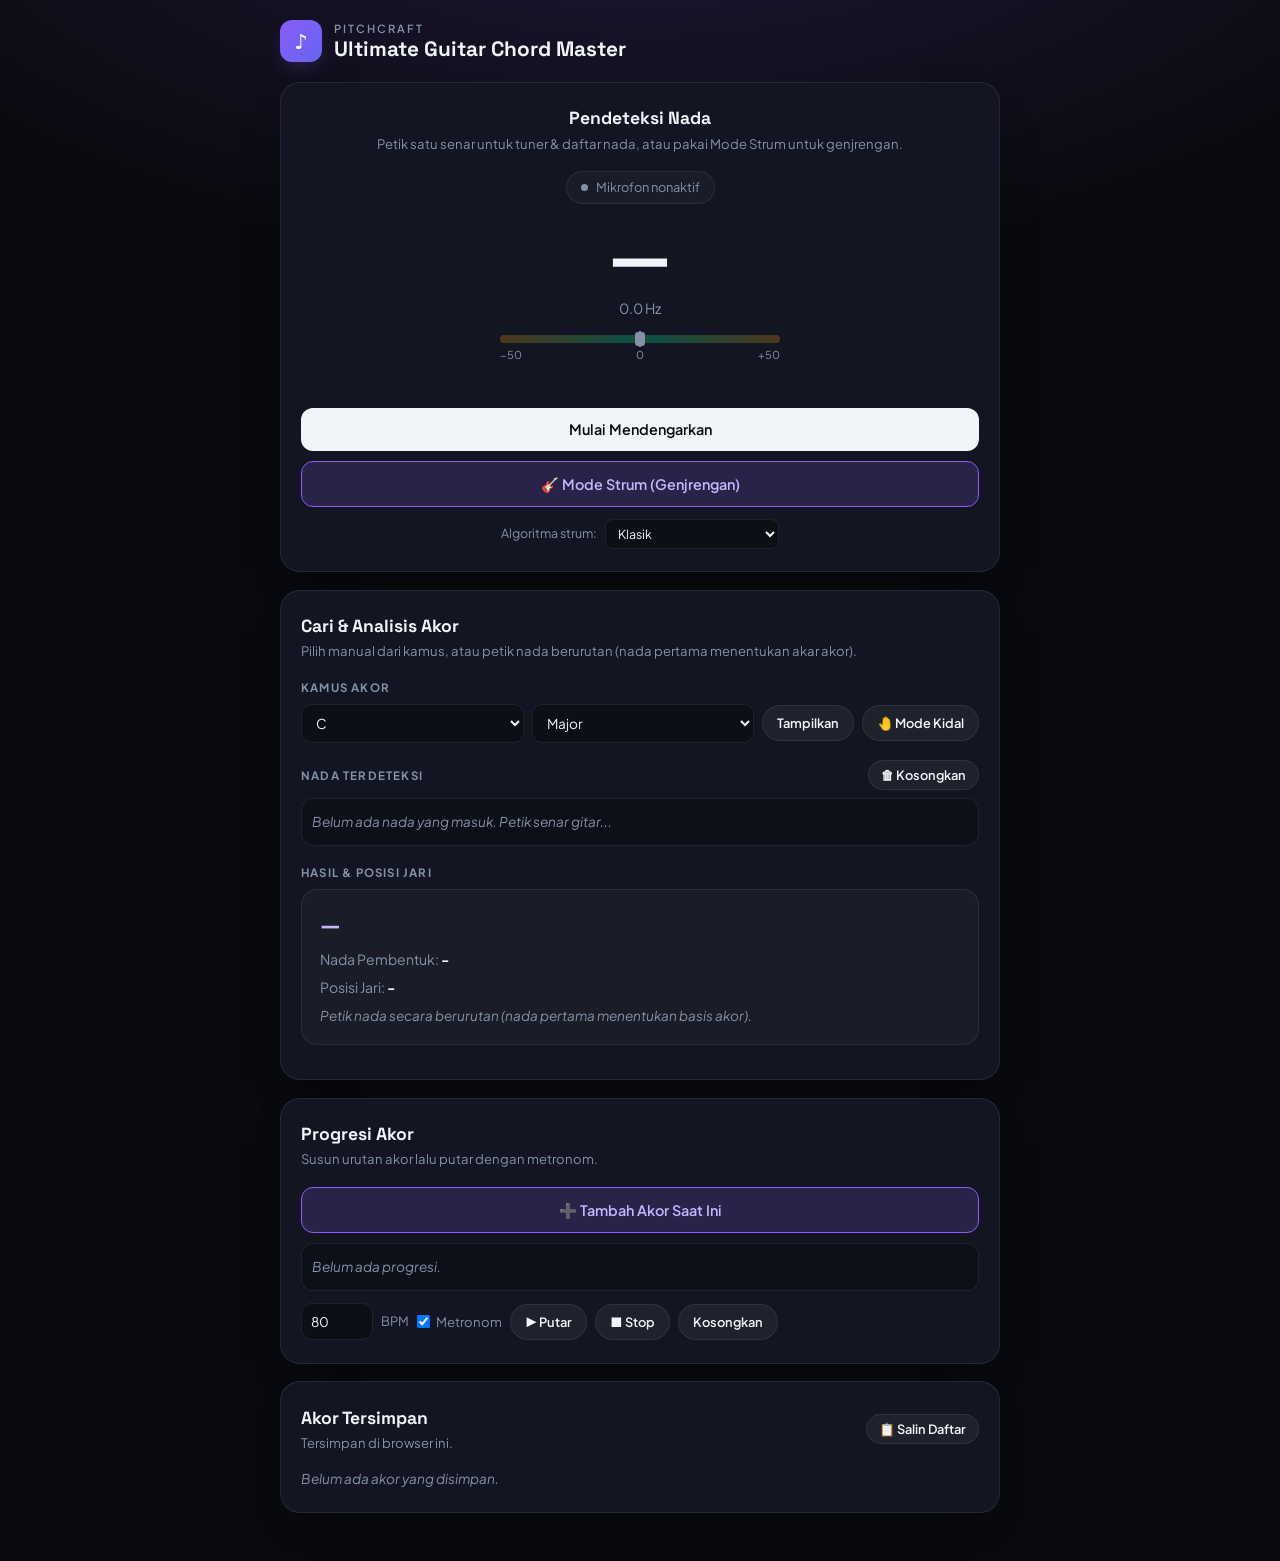
<file: pitchcraft 9.html>
<!DOCTYPE html>
<html lang="id">
<head>
    <meta charset="UTF-8">
    <meta name="viewport" content="width=device-width, initial-scale=1.0">
    <title>Pitchcraft — Ultimate Guitar Chord Master</title>
    <link rel="preconnect" href="https://fonts.googleapis.com">
    <link rel="preconnect" href="https://fonts.gstatic.com" crossorigin>
    <link href="https://fonts.googleapis.com/css2?family=Plus+Jakarta+Sans:wght@400;500;600;700&family=Space+Grotesk:wght@500;700&display=swap" rel="stylesheet">
    <style>
        :root{
            --bg:#090a0f;--surface:#131622;--surface-2:rgba(255,255,255,.03);--surface-border:rgba(255,255,255,.08);
            --primary:#8b5cf6;--primary-glow:rgba(139,92,246,.3);--text-main:#f1f5f9;--text-muted:#8391a7;
            --success:#10b981;--warning:#f59e0b;--danger:#ef4444;--radius:20px;
        }
        *{box-sizing:border-box;margin:0;padding:0}
        html{-webkit-text-size-adjust:100%}
        body{font-family:'Plus Jakarta Sans',system-ui,sans-serif;color:var(--text-main);min-height:100vh;line-height:1.5;
            background:radial-gradient(900px 420px at 50% -10%,rgba(139,92,246,.18),transparent),var(--bg);
            padding:1.25rem 1rem 3rem}
        .topbar{max-width:720px;margin:0 auto 1.25rem}
        .brand{display:flex;align-items:center;gap:12px}
        .logo-mark{width:42px;height:42px;border-radius:12px;display:grid;place-items:center;font-size:1.3rem;color:#fff;
            background:linear-gradient(135deg,#8b5cf6,#6366f1);box-shadow:0 8px 20px -6px var(--primary-glow)}
        .logo-tag{font-size:.7rem;text-transform:uppercase;letter-spacing:2px;color:var(--text-muted);font-weight:600}
        h1{font-family:'Space Grotesk',sans-serif;font-size:1.3rem;font-weight:700;line-height:1.2}
        .container{width:100%;max-width:720px;margin:0 auto;display:flex;flex-direction:column;gap:1.1rem}
        .card{background:var(--surface);border:1px solid var(--surface-border);border-radius:var(--radius);padding:1.4rem 1.25rem;
            box-shadow:0 20px 40px -20px rgba(0,0,0,.6)}
        .card-head{margin-bottom:1.1rem}
        h2{font-family:'Space Grotesk',sans-serif;font-size:1.1rem;font-weight:700}
        .card-head p{font-size:.82rem;color:var(--text-muted);margin-top:2px}
        .field-row{display:flex;justify-content:space-between;align-items:center;gap:8px;margin:1.1rem 0 .5rem}
        .field-label{font-size:.72rem;text-transform:uppercase;letter-spacing:1.2px;font-weight:700;color:var(--text-muted)}
        .field-row .btn-variant{margin:0}
        .divider{height:1px;background:var(--surface-border);margin:1.2rem 0}

        /* Tuner */
        .tuner{text-align:center}
        .status-indicator{display:inline-flex;align-items:center;gap:8px;background:var(--surface-2);border:1px solid var(--surface-border);
            padding:6px 14px;border-radius:100px;font-size:.8rem;color:var(--text-muted);margin-bottom:1rem}
        .status-dot{width:7px;height:7px;border-radius:50%;background:var(--text-muted)}
        .listening .status-dot{background:var(--success);box-shadow:0 0 8px var(--success);animation:pulse-dot 1.5s infinite}
        @keyframes pulse-dot{0%{transform:scale(.95);opacity:.8}50%{transform:scale(1.3);opacity:1}100%{transform:scale(.95);opacity:.8}}
        .note-display{font-family:'Space Grotesk',sans-serif;font-size:4.5rem;font-weight:700;line-height:1;min-height:4.5rem;transition:color .15s}
        .note-display.active-note{color:var(--primary);text-shadow:0 0 30px var(--primary-glow)}
        .hz-display{font-size:.88rem;color:var(--text-muted);margin-top:.35rem;min-height:1.3rem}
        .cents-meter{position:relative;height:8px;border-radius:4px;margin:16px auto 4px;max-width:280px;
            background:linear-gradient(90deg,rgba(245,158,11,.25),rgba(16,185,129,.35) 45%,rgba(16,185,129,.35) 55%,rgba(245,158,11,.25))}
        .cents-meter .c{position:absolute;left:50%;top:-4px;width:2px;height:16px;background:var(--text-muted);transform:translateX(-50%)}
        .cents-mark{position:absolute;top:-3px;width:10px;height:14px;border-radius:3px;background:var(--text-muted);left:50%;transform:translateX(-50%);transition:left .1s}
        .cents-scale{display:flex;justify-content:space-between;max-width:280px;margin:0 auto;font-size:.68rem;color:var(--text-muted)}

        /* Buttons */
        button{font-family:inherit;font-size:.9rem;font-weight:600;border:none;border-radius:12px;cursor:pointer;
            padding:.8rem 1.2rem;transition:opacity .15s,transform .1s,background .15s}
        button:active{transform:scale(.98)}
        button:focus-visible,select:focus-visible,input:focus-visible{outline:2px solid var(--primary);outline-offset:2px}
        .btn-primary{width:100%;background:var(--text-main);color:var(--bg);margin-top:1.1rem}
        .btn-primary:hover{opacity:.9}
        .btn-primary.active{background:var(--danger);color:#fff}
        .btn-secondary{background:rgba(139,92,246,.18);color:#c4b5fd;border:1px solid var(--primary)}
        .btn-secondary:hover{background:rgba(139,92,246,.32);color:#fff}
        .btn-audio{background:rgba(16,185,129,.16);color:#6ee7b7;border:1px solid var(--success)}
        .btn-audio:hover{background:rgba(16,185,129,.3);color:#fff}
        .btn-variant{background:rgba(255,255,255,.05);color:var(--text-main);border:1px solid var(--surface-border);
            padding:6px 12px;font-size:.8rem;border-radius:999px;width:auto}
        .btn-variant:hover{background:rgba(139,92,246,.2);border-color:var(--primary)}
        .btn-delete-saved{background:rgba(239,68,68,.1);color:#fca5a5;border:1px solid rgba(239,68,68,.25);
            padding:6px 12px;font-size:.8rem;border-radius:999px;width:auto;margin:0}
        .btn-delete-saved:hover{background:var(--danger);color:#fff}
        .action-row{display:flex;gap:10px;flex-wrap:wrap;margin-top:12px}
        .action-row button{flex:1 1 160px}

        /* Forms */
        .picker-row{display:flex;gap:8px;flex-wrap:wrap;align-items:center}
        .picker-row select{flex:1 1 120px;min-width:0;background:rgba(0,0,0,.3);color:var(--text-main);border:1px solid var(--surface-border);
            border-radius:10px;padding:9px 10px;font-family:inherit;font-size:.85rem}
        .picker-row input[type=number]{width:72px;background:rgba(0,0,0,.3);color:var(--text-main);border:1px solid var(--surface-border);border-radius:10px;padding:9px;font-family:inherit}
        .picker-row label{font-size:.82rem;color:var(--text-muted);display:flex;gap:6px;align-items:center}
        .picker-row .btn-variant{margin:0;padding:9px 14px}
        .unit{font-size:.8rem;color:var(--text-muted)}

        /* Notes + result */
        .detected-list{display:flex;gap:8px;flex-wrap:wrap;min-height:48px;background:rgba(0,0,0,.25);padding:10px;
            border-radius:12px;border:1px solid var(--surface-border);align-items:center}
        .badge{background:rgba(139,92,246,.18);border:1px solid var(--primary);padding:4px 10px;border-radius:999px;
            font-size:.85rem;font-weight:600;display:inline-flex;align-items:center;gap:6px;transition:background .2s}
        .badge span{cursor:pointer;color:var(--text-muted);font-size:1.05rem;line-height:1}
        .badge span:hover{color:var(--danger)}
        .empty-list{color:var(--text-muted);font-size:.85rem;font-style:italic}
        .chord-info-box{background:var(--surface-2);border:1px solid var(--surface-border);border-radius:16px;padding:1.1rem}
        .chord-title-result{font-family:'Space Grotesk',sans-serif;font-size:1.45rem;font-weight:700;color:#c4b5fd;margin-bottom:.4rem}
        .chord-detail-row{font-size:.88rem;color:var(--text-muted);margin-bottom:.45rem}
        .chord-detail-row strong{color:var(--text-main)}
        .alt-row{display:flex;gap:6px;flex-wrap:wrap;margin-top:12px;align-items:center;font-size:.78rem;color:var(--text-muted)}
        .alt-row .btn-variant{margin:0}

        /* Fretboard */
        .fretboard-box-h{display:inline-block;background:#0d0f17;border:1px solid var(--surface-border);border-radius:12px;
            padding:14px;margin-top:.6rem;overflow-x:auto;max-width:100%}
        .fretboard-h-grid{display:grid;grid-template-columns:32px repeat(5,46px);grid-template-rows:24px repeat(6,30px);align-items:center}
        .h-string-label{font-size:.8rem;font-weight:700;color:#c4b5fd;display:flex;align-items:center;gap:4px}
        .h-fret-header{font-size:.72rem;font-weight:700;color:var(--text-muted);text-align:center}
        .h-fret-cell{position:relative;border-top:2px solid rgba(255,255,255,.15);border-right:2px solid rgba(255,255,255,.15);
            height:100%;display:flex;justify-content:center;align-items:center}
        .h-fret-col-1{border-left:5px solid #f1f5f9}
        .finger-dot-h{width:22px;height:22px;background:var(--primary);color:#fff;font-size:.7rem;font-weight:700;border-radius:50%;
            display:flex;justify-content:center;align-items:center;z-index:2;box-shadow:0 0 8px var(--primary-glow)}
        .lefty .fretboard-h-grid{direction:rtl}
        .lefty .h-string-label{justify-content:flex-end;direction:ltr}
        .lefty .h-fret-col-1{border-left:none;border-right:5px solid #f1f5f9}

        /* Saved */
        .saved-chords-list{display:flex;flex-direction:column;gap:12px}
        .saved-item-card{background:var(--surface-2);border:1px solid var(--surface-border);padding:1rem;border-radius:14px;
            display:flex;justify-content:space-between;align-items:flex-start;gap:12px;flex-wrap:wrap}
        .saved-item-left{display:flex;flex-direction:column;gap:2px;flex:1 1 280px;min-width:0}
        .saved-item-title{font-family:'Space Grotesk',sans-serif;font-size:1.1rem;font-weight:700;color:#c4b5fd}
        @media (max-width:520px){
            body{padding:1rem .75rem 2.5rem}
            .card{padding:1.2rem 1rem}
            .note-display{font-size:3.8rem}
            .saved-item-card>div:last-child{flex-direction:row!important}
        }
        @media (prefers-reduced-motion:reduce){*{animation:none!important;transition:none!important}}
    .btn-secondary.active{background:var(--danger);border-color:var(--danger);color:#fff}
    .chroma-bars{display:none;gap:4px;justify-content:center;align-items:flex-end;height:70px;margin:14px auto 0;max-width:320px}
        .chroma-bars .cb{flex:1;height:100%;display:flex;flex-direction:column;justify-content:flex-end;align-items:center;font-size:.62rem;color:var(--text-muted)}
        .chroma-bars .cb i{display:block;width:100%;background:linear-gradient(var(--primary),#6366f1);border-radius:3px 3px 0 0;min-height:2px;transition:height .15s}
        .algo-row{display:flex;gap:8px;align-items:center;justify-content:center;margin-top:.7rem;font-size:.78rem;color:var(--text-muted)}
        .algo-row select{background:rgba(0,0,0,.3);color:var(--text-main);border:1px solid var(--surface-border);border-radius:8px;padding:5px 8px;font-family:inherit;font-size:.78rem}
    </style>
</head>
<body>
    <header class="topbar">
        <div class="brand">
            <div class="logo-mark">♪</div>
            <div>
                <div class="logo-tag">Pitchcraft</div>
                <h1>Ultimate Guitar Chord Master</h1>
            </div>
        </div>
    </header>

    <main class="container">
        <!-- 1. Tuner -->
        <section class="card tuner">
            <div class="card-head">
                <h2>Pendeteksi Nada</h2>
                <p>Petik satu senar untuk tuner &amp; daftar nada, atau pakai Mode Strum untuk genjrengan.</p>
            </div>
            <div id="statusBox" class="status-indicator">
                <span class="status-dot"></span>
                <span id="statusText">Mikrofon nonaktif</span>
            </div>
            <div id="note" class="note-display">—</div>
            <div id="hz" class="hz-display">0.0 Hz</div>
            <div class="cents-meter"><div class="c"></div><div id="centsMark" class="cents-mark"></div></div>
            <div class="cents-scale"><span>−50</span><span>0</span><span>+50</span></div>
            <div id="centsText" class="hz-display">&nbsp;</div>
            <button id="toggleBtn" class="btn-primary" onclick="toggleListening()">Mulai Mendengarkan</button>
            <button id="strumBtn" class="btn-secondary" style="width:100%;margin-top:.6rem" onclick="toggleStrum()">🎸 Mode Strum (Genjrengan)</button>
            <div class="algo-row">Algoritma strum:
                <select id="algoSel" onchange="strumAlgo=this.value">
                    <option value="klasik" selected>Klasik</option>
                    <option value="harmonik">Harmonik (eksperimen)</option>
                </select>
            </div>
            <div id="chromaBars" class="chroma-bars"></div>
        </section>

        <!-- 2. Akor -->
        <section class="card">
            <div class="card-head">
                <h2>Cari &amp; Analisis Akor</h2>
                <p>Pilih manual dari kamus, atau petik nada berurutan (nada pertama menentukan akar akor).</p>
            </div>

            <div class="field-label" style="margin-bottom:.5rem">Kamus akor</div>
            <div class="picker-row">
                <select id="rootSel" aria-label="Nada dasar"></select>
                <select id="qualSel" aria-label="Jenis akor"></select>
                <button class="btn-variant" onclick="pickManual()">Tampilkan</button>
                <button class="btn-variant" onclick="document.body.classList.toggle('lefty')">🤚 Mode Kidal</button>
            </div>

            <div class="field-row">
                <span class="field-label">Nada terdeteksi</span>
                <button class="btn-variant" onclick="clearNotes()">🗑 Kosongkan</button>
            </div>
            <div id="detectedList" class="detected-list">
                <span class="empty-list">Belum ada nada yang masuk. Petik senar gitar...</span>
            </div>

            <div class="field-label" style="margin:1.1rem 0 .5rem">Hasil &amp; posisi jari</div>
            <div id="chordResultBox" class="chord-info-box">
                <div class="chord-title-result">—</div>
                <div class="chord-detail-row">Nada Pembentuk: <strong>-</strong></div>
                <div class="chord-detail-row">Posisi Jari: <strong>-</strong></div>
                <div style="color: var(--text-muted); font-size: 0.85rem; font-style: italic;">
                    Petik nada secara berurutan (nada pertama menentukan basis akor).
                </div>
            </div>

            <div class="action-row">
                <button id="playAudioBtn" class="btn-audio" onclick="playCurrentChordAudio()" style="display: none;">🔊 Dengar Suara Akor</button>
                <button id="saveChordBtn" class="btn-secondary" onclick="saveCurrentChord()" style="display: none;">💾 Simpan Variasi Ini</button>
            </div>
        </section>

        <!-- 3. Progresi -->
        <section class="card">
            <div class="card-head">
                <h2>Progresi Akor</h2>
                <p>Susun urutan akor lalu putar dengan metronom.</p>
            </div>
            <button class="btn-secondary" onclick="addToProgression()" style="width:100%">➕ Tambah Akor Saat Ini</button>
            <div id="progList" class="detected-list" style="margin-top:10px"><span class="empty-list">Belum ada progresi.</span></div>
            <div class="picker-row" style="margin-top:12px">
                <input id="bpm" type="number" value="80" min="40" max="200" aria-label="BPM"><span class="unit">BPM</span>
                <label><input type="checkbox" id="metroChk" checked> Metronom</label>
                <button class="btn-variant" onclick="playProgression()">▶ Putar</button>
                <button class="btn-variant" onclick="stopProgression()">■ Stop</button>
                <button class="btn-variant" onclick="progression=[];renderProgression()">Kosongkan</button>
            </div>
        </section>

        <!-- 4. Tersimpan -->
        <section class="card">
            <div class="field-row" style="margin-top:0">
                <div class="card-head" style="margin:0">
                    <h2>Akor Tersimpan</h2>
                    <p>Tersimpan di browser ini.</p>
                </div>
                <button class="btn-variant" onclick="copySaved()">📋 Salin Daftar</button>
            </div>
            <div id="savedChordsContainer" class="saved-chords-list" style="margin-top:1rem">
                <span class="empty-list">Belum ada akor yang disimpan.</span>
            </div>
        </section>
    </main>

    <script>
        const CONFIG = {
            HISTORY_LENGTH: 10,
            MIN_VOLUME: 0.03,
            BUFFER_SIZE: 8192,
            MIN_FREQ: 75,
            MAX_FREQ: 400
        };

        let audioContext = null;
        let analyser = null;
        let microphone = null;
        let biquadFilter = null;
        let isListening = false;
        let animationId = null;
        let pitchHistory = [];
        let lastStablePitch = 0;
        
        let detectedNotesList = [];
        let stableNoteCandidate = "";
        let stableNoteCount = 0;
        const REQUIRED_STABLE_FRAMES = 8;

        let savedChordsList = [];
        let currentDetectedChordObj = null;
        let activeVariantIndex = 0;

        const noteStrings = ["C", "C#", "D", "D#", "E", "F", "F#", "G", "G#", "A", "A#", "B"];
        const openStringFrequencies = [82.41, 110.00, 146.83, 196.00, 246.94, 329.63];

        // ==DB-START==
const FLAT = {"C#":"Db","D#":"Eb","F#":"Gb","G#":"Ab","A#":"Bb"};
// E/A/D = bentuk movable dengan root di senar 6/5/4 (angka = offset dari fret root, x = senar mati)
const QUALITIES = [
 {k:"",n:"Major",iv:[0,4,7],E:"0 2 2 1 0 0",A:"x 0 2 2 2 0",D:"x x 0 2 3 2"},
 {k:"m",n:"Minor",iv:[0,3,7],E:"0 2 2 0 0 0",A:"x 0 2 2 1 0",D:"x x 0 2 3 1"},
 {k:"5",n:"Power Chord (5)",iv:[0,7],E:"0 2 2 x x x",A:"x 0 2 2 x x",D:"x x 0 2 3 x"},
 {k:"6",n:"Major 6",iv:[0,4,7,9],E:"0 2 2 1 2 0",A:"x 0 2 2 2 2",D:"x x 0 2 0 2"},
 {k:"m6",n:"Minor 6",iv:[0,3,7,9],E:"0 2 2 0 2 0",A:"x 0 2 2 1 2",D:"x x 0 2 0 1"},
 {k:"7",n:"Dominant 7",iv:[0,4,7,10],E:"0 2 0 1 0 0",A:"x 0 2 0 2 0",D:"x x 0 2 1 2"},
 {k:"maj7",n:"Major 7",iv:[0,4,7,11],E:"0 2 1 1 0 0",A:"x 0 2 1 2 0",D:"x x 0 2 2 2"},
 {k:"m7",n:"Minor 7",iv:[0,3,7,10],E:"0 2 0 0 0 0",A:"x 0 2 0 1 0",D:"x x 0 2 1 1"},
 {k:"9",n:"Dominant 9",iv:[0,4,7,10,2],E:"0 2 0 1 0 2",A:"x 0 -1 0 0 0"},
 {k:"add9",n:"Add 9",iv:[0,4,7,2],E:"0 2 2 1 0 2",A:"x 0 2 4 2 0"},
 {k:"sus2",n:"Suspended 2",iv:[0,2,7],E:"0 2 4 4 0 0",A:"x 0 2 2 0 0",D:"x x 0 2 3 0"},
 {k:"sus4",n:"Suspended 4",iv:[0,5,7],E:"0 2 2 2 0 0",A:"x 0 2 2 3 0",D:"x x 0 2 3 3"},
 {k:"7sus4",n:"7 Suspended 4",iv:[0,5,7,10],E:"0 2 0 2 0 0",A:"x 0 2 0 3 0"},
 {k:"dim",n:"Diminished",iv:[0,3,6],E:"0 1 2 0 x x",A:"x 0 1 2 1 x",D:"x x 0 1 3 1"},
 {k:"dim7",n:"Diminished 7",iv:[0,3,6,9],E:"0 1 2 0 2 0",A:"x 0 1 2 1 2",D:"x x 0 1 0 1"},
 {k:"m7b5",n:"Half-Diminished (m7♭5)",iv:[0,3,6,10],E:"0 1 0 0 x x",A:"x 0 1 0 1 x",D:"x x 0 1 1 1"},
 {k:"aug",n:"Augmented",iv:[0,4,8],E:"0 3 2 1 1 0",A:"x 0 3 2 2 1",D:"x x 0 3 3 2"}
];
// Bentuk open tambahan (C, G, F, B7 dst. tidak bisa dibuat dari 3 bentuk di atas)
const OPEN = {
 "C":["x 3 2 0 1 0"],"C7":["x 3 2 3 1 0"],"Cmaj7":["x 3 2 0 0 0"],"Cadd9":["x 3 2 0 3 0"],
 "Csus2":["x 3 0 0 1 3"],"Csus4":["x 3 3 0 1 1"],"C6":["x 3 2 2 1 0"],
 "G":["3 2 0 0 0 3","3 2 0 0 3 3"],"G7":["3 2 0 0 0 1"],"Gmaj7":["3 2 0 0 0 2"],"G6":["3 2 0 0 0 0"],
 "Gadd9":["3 2 0 2 0 3"],"Gsus2":["3 0 0 0 3 3"],"Gsus4":["3 3 0 0 1 3"],
 "F":["x x 3 2 1 1"],"Fmaj7":["x x 3 2 1 0"],"Fadd9":["x x 3 2 1 3"],
 "B7":["x 2 1 2 0 2"],"A9":["x 0 2 4 2 3"],"E7":["0 2 2 1 3 0"],"Em7":["0 2 2 0 3 0"],"A7":["x 0 2 2 2 3"]
};
const SHAPE_ROOT = {E:4, A:9, D:2};
const SHAPE_LABEL = {E:"Bentuk E (root senar 6)", A:"Bentuk A (root senar 5)", D:"Bentuk D (root senar 4)"};
function parseShape(str) { return str.split(" ").map(t => t === "x" ? null : parseInt(t, 10)); }
function buildChordDatabase() {
    const db = {};
    noteStrings.forEach((root, ri) => {
        QUALITIES.forEach(q => {
            const key = root + q.k, seen = new Set(), variants = [];
            const add = (f, desc) => { const id = f.join(","); if (!seen.has(id)) { seen.add(id); variants.push({ fingering: f, desc }); } };
            (OPEN[key] || []).forEach(sh => add(parseShape(sh).map(v => v === null ? -1 : v), "Open Position"));
            ["E","A","D"].forEach(t => {
                if (!q[t]) return;
                const r = (ri - SHAPE_ROOT[t] + 12) % 12;
                const f = parseShape(q[t]).map(v => v === null ? -1 : (v + r < 0 ? NaN : v + r));
                if (f.some(isNaN)) return;
                const pos = f.filter(v => v > 0);
                if (pos.length && Math.max(...pos) > 15) return;
                add(f, r === 0 ? "Open Position" : `Barre Fret ${r} — ${SHAPE_LABEL[t]}`);
            });
            const lo = f => { const p = f.filter(v => v > 0); return p.length ? Math.min(...p) : 0; };
            variants.sort((a, b) => lo(a.fingering) - lo(b.fingering));
            db[key] = {
                key, root, variants,
                name: `${root}${FLAT[root] ? "/" + FLAT[root] : ""} ${q.n}`,
                notes: q.iv.map(i => noteStrings[(ri + i) % 12])
            };
        });
    });
    return db;
}
const chordDatabase = buildChordDatabase();
// ==DB-END==

function noteFromPitch(frequency) {
            const noteNum = 12 * (Math.log(frequency / 440) / Math.log(2));
            return Math.round(noteNum) + 69;
        }

        function getMedian(arr) {
            if (arr.length === 0) return 0;
            const sorted = [...arr].sort((a, b) => a - b);
            const mid = Math.floor(sorted.length / 2);
            return sorted.length % 2 !== 0 ? sorted[mid] : (sorted[mid - 1] + sorted[mid]) / 2;
        }

        function detectPitch(buffer, sampleRate) {
            let rms = 0;
            for (let i = 0; i < buffer.length; i++) rms += buffer[i] * buffer[i];
            rms = Math.sqrt(rms / buffer.length);
            if (rms < CONFIG.MIN_VOLUME) return -1;

            let halfBufferSize = Math.floor(buffer.length / 2);
            let yinBuffer = new Float32Array(halfBufferSize);
            
            for (let tau = 1; tau < halfBufferSize; tau++) {
                for (let i = 0; i < halfBufferSize; i++) {
                    let delta = buffer[i] - buffer[i + tau];
                    yinBuffer[tau] += delta * delta;
                }
            }

            yinBuffer[0] = 1;
            let runningSum = 0;
            for (let tau = 1; tau < halfBufferSize; tau++) {
                runningSum += yinBuffer[tau];
                yinBuffer[tau] = yinBuffer[tau] * tau / (runningSum || 1);
            }

            let threshold = 0.12;
            let tauFound = -1;
            for (let tau = 2; tau < halfBufferSize; tau++) {
                if (yinBuffer[tau] < threshold) {
                    while (tau + 1 < halfBufferSize && yinBuffer[tau + 1] < yinBuffer[tau]) tau++;
                    tauFound = tau;
                    break;
                }
            }

            if (tauFound === -1) {
                let minVal = Infinity, minTau = -1;
                for (let tau = 2; tau < halfBufferSize; tau++) {
                    if (yinBuffer[tau] < minVal) { minVal = yinBuffer[tau]; minTau = tau; }
                }
                if (minVal < 0.18) tauFound = minTau;
                else return -1;
            }

            let frequency = sampleRate / tauFound;
            if (frequency < CONFIG.MIN_FREQ || frequency > CONFIG.MAX_FREQ) return -1;
            return frequency;
        }

        async function toggleListening() {
            const btn = document.getElementById('toggleBtn');
            const noteEl = document.getElementById('note');
            const hzEl = document.getElementById('hz');
            const statusBox = document.getElementById('statusBox');
            const statusText = document.getElementById('statusText');

            if (!isListening) {
                if (isStrum) stopStrum();
                try {
                    audioContext = new (window.AudioContext || window.webkitAudioContext)();
                    const stream = await navigator.mediaDevices.getUserMedia({ audio: { echoCancellation: true, noiseSuppression: true } });
                    
                    microphone = audioContext.createMediaStreamSource(stream);
                    biquadFilter = audioContext.createBiquadFilter();
                    biquadFilter.type = "highpass";
                    biquadFilter.frequency.setValueAtTime(65, audioContext.currentTime);

                    analyser = audioContext.createAnalyser();
                    analyser.fftSize = CONFIG.BUFFER_SIZE;
                    
                    microphone.connect(biquadFilter);
                    biquadFilter.connect(analyser);

                    isListening = true;
                    pitchHistory = [];
                    
                    btn.textContent = "Berhenti";
                    btn.classList.add('active');
                    statusBox.classList.add('listening');
                    statusText.textContent = "Mendengarkan Nada...";
                    
                    updatePitch();
                } catch (err) {
                    alert('Gagal mengakses mikrofon.');
                    console.error(err);
                }
            } else {
                if (audioContext && audioContext.state !== 'closed') audioContext.close();
                cancelAnimationFrame(animationId);
                isListening = false;
                
                btn.textContent = "Mulai Mendengarkan";
                btn.classList.remove('active');
                statusBox.classList.remove('listening');
                statusText.textContent = "Mikrofon nonaktif";
                
                noteEl.textContent = "—";
                noteEl.classList.remove('active-note');
                hzEl.textContent = "0.0 Hz";
            }
        }

        function updatePitch() {
            const buffer = new Float32Array(CONFIG.BUFFER_SIZE);
            analyser.getFloatTimeDomainData(buffer);
            const rawPitch = detectPitch(buffer, audioContext.sampleRate);

            const noteEl = document.getElementById('note');
            const hzEl = document.getElementById('hz');

            if (rawPitch !== -1) {
                pitchHistory.push(rawPitch);
                if (pitchHistory.length > CONFIG.HISTORY_LENGTH) pitchHistory.shift();

                let medianPitch = getMedian(pitchHistory);
                let note = noteFromPitch(medianPitch);
                let noteName = noteStrings[note % 12];

                noteEl.textContent = noteName;
                noteEl.classList.add('active-note');
                hzEl.textContent = `${medianPitch.toFixed(1)} Hz`;
                const cents = 1200 * Math.log2(medianPitch / (440 * Math.pow(2, (note - 69) / 12)));
                const cm = document.getElementById('centsMark'), ok = Math.abs(cents) <= 5;
                cm.style.left = (50 + Math.max(-50, Math.min(50, cents))).toFixed(1) + '%';
                cm.style.background = ok ? 'var(--success)' : 'var(--warning)';
                document.getElementById('centsText').textContent = (cents > 0 ? '+' : '') + cents.toFixed(0) + ' cents' + (ok ? ' ✓ pas' : cents > 0 ? ' (terlalu tinggi)' : ' (terlalu rendah)');

                if (noteName === stableNoteCandidate) {
                    stableNoteCount++;
                } else {
                    stableNoteCandidate = noteName;
                    stableNoteCount = 1;
                }

                if (stableNoteCount >= REQUIRED_STABLE_FRAMES) {
                    let lastNoteInList = detectedNotesList[detectedNotesList.length - 1];
                    if (noteName !== lastNoteInList) {
                        addNoteToList(noteName);
                    }
                    stableNoteCount = 0;
                }
            } else {
                pitchHistory = [];
                stableNoteCount = 0;
                stableNoteCandidate = "";
                noteEl.textContent = "—";
                noteEl.classList.remove('active-note');
                hzEl.textContent = "Petik senar gitar...";
                document.getElementById('centsMark').style.left = '50%';
                document.getElementById('centsMark').style.background = 'var(--text-muted)';
                document.getElementById('centsText').innerHTML = '&nbsp;';
            }

            if (isListening) {
                animationId = requestAnimationFrame(updatePitch);
            }
        }

        function addNoteToList(note) {
            if (detectedNotesList.length >= 6) {
                detectedNotesList.shift();
            }
            detectedNotesList.push(note);
            renderDetectedList();
            evaluateChordFromList();
        }

        function removeNote(index) {
            detectedNotesList.splice(index, 1);
            renderDetectedList();
            evaluateChordFromList();
        }

        function renderDetectedList() {
            const listEl = document.getElementById('detectedList');
            if (detectedNotesList.length === 0) {
                listEl.innerHTML = `<span class="empty-list">Belum ada nada yang masuk. Petik senar gitar...</span>`;
                return;
            }

            listEl.innerHTML = detectedNotesList.map((n, i) => `
                <div class="badge">
                    ${i + 1}. ${n} <span onclick="removeNote(${i})">&times;</span>
                </div>
            `).join('');
        }

        let currentCandidates = [];

function rankChords() {
    const first = detectedNotesList[0];
    const set = [...new Set(detectedNotesList)];
    const res = [];
    for (const key in chordDatabase) {
        const c = chordDatabase[key];
        const match = c.notes.filter(n => set.includes(n)).length;
        const extra = set.length - match, missing = c.notes.length - match;
        if (match < 2 || extra > 2) continue;
        const score = match * 3 - extra * 3 - missing + (c.root === first ? 4 : 0) + (!extra && !missing ? 4 : 0);
        res.push({ key, score });
    }
    return res.sort((a, b) => b.score - a.score);
}

function showChordKey(key) {
    currentDetectedChordObj = chordDatabase[key];
    activeVariantIndex = 0;
    document.getElementById('saveChordBtn').style.display = 'block';
    document.getElementById('playAudioBtn').style.display = 'block';
    displayChordInfo(currentDetectedChordObj, 0, 'chordResultBox');
}

function pickManual() {
    learnable = false;
    currentCandidates = [];
    showChordKey(document.getElementById('rootSel').value + document.getElementById('qualSel').value);
}

function clearNotes() {
    detectedNotesList = [];
    renderDetectedList();
    evaluateChordFromList();
}

function initPicker() {
    document.getElementById('rootSel').innerHTML = noteStrings.map(n => `<option value="${n}">${n}${FLAT[n] ? "/" + FLAT[n] : ""}</option>`).join('');
    document.getElementById('qualSel').innerHTML = QUALITIES.map(q => `<option value="${q.k}">${q.n}</option>`).join('');
    try { exemplars = JSON.parse(localStorage.getItem('pc_ex') || '{}'); } catch (e) { exemplars = {}; }
    try { savedChordsList = JSON.parse(localStorage.getItem('pc_saved') || '[]'); } catch (e) { savedChordsList = []; }
    renderSavedChords();
}

function evaluateChordFromList() {
    learnable = false;
    const resultBox = document.getElementById('chordResultBox');
    const saveBtn = document.getElementById('saveChordBtn');
    const audioBtn = document.getElementById('playAudioBtn');

    if (detectedNotesList.length === 0) {
        currentDetectedChordObj = null; currentCandidates = [];
        saveBtn.style.display = 'none'; audioBtn.style.display = 'none';
        resultBox.innerHTML = `
            <div class="chord-title-result">—</div>
            <div class="chord-detail-row">Nada Pembentuk: <strong>-</strong></div>
            <div class="chord-detail-row">Posisi Jari: <strong>-</strong></div>
            <div style="color: var(--text-muted); font-size: 0.85rem; font-style: italic;">List nada kosong.</div>`;
        return;
    }
    const ranked = rankChords();
    if (ranked.length) {
        currentCandidates = ranked.slice(0, 6).map(r => r.key);
        showChordKey(ranked[0].key);
    } else {
        currentDetectedChordObj = null; currentCandidates = [];
        saveBtn.style.display = 'none'; audioBtn.style.display = 'none';
        resultBox.innerHTML = `
            <div class="chord-title-result">Kombinasi Urutan Kustom</div>
            <div class="chord-detail-row">Urutan Nada: <strong>${detectedNotesList.join(' → ')}</strong></div>
            <div class="chord-detail-row" style="color: var(--warning);">Belum cocok dengan kamus master akor.</div>`;
    }
}

function switchVariant(direction) {
            if (!currentDetectedChordObj) return;
            let totalVariants = currentDetectedChordObj.variants.length;
            activeVariantIndex = (activeVariantIndex + direction + totalVariants) % totalVariants;
            displayChordInfo(currentDetectedChordObj, activeVariantIndex, 'chordResultBox');
        }

        function playCurrentChordAudio() {
            if (!currentDetectedChordObj) return;
            let variant = currentDetectedChordObj.variants[activeVariantIndex];
            playChordFingering(variant.fingering);
        }

        function playChordFingering(fingeringArray) {
            const AudioCtx = window.AudioContext || window.webkitAudioContext;
            window._pc = window._pc || new AudioCtx(); let ctx = window._pc;
            if (ctx.state === 'suspended') ctx.resume();

            let now = ctx.currentTime;
            fingeringArray.forEach((fret, stringIndex) => {
                if (fret === -1) return;
                let baseFreq = openStringFrequencies[stringIndex];
                let freq = baseFreq * Math.pow(2, fret / 12);
                let delay = stringIndex * 0.035;

                let osc = ctx.createOscillator();
                let gain = ctx.createGain();

                osc.type = 'triangle';
                osc.frequency.setValueAtTime(freq, now + delay);

                gain.gain.setValueAtTime(0, now + delay);
                gain.gain.linearRampToValueAtTime(0.25, now + delay + 0.02);
                gain.gain.exponentialRampToValueAtTime(0.001, now + delay + 1.2);

                osc.connect(gain);
                gain.connect(ctx.destination);

                osc.start(now + delay);
                osc.stop(now + delay + 1.3);
            });
        }

        function generateHorizontalFretboardHTML(fingeringArray) {
    const pos = fingeringArray.filter(f => f > 0);
    const minFret = pos.length ? Math.min(...pos) : 1, maxFret = pos.length ? Math.max(...pos) : 1;
    const startFret = maxFret <= 5 ? 1 : minFret;
    const stringNames = ['E', 'A', 'D', 'G', 'B', 'e'];
    let h = `<div class="fretboard-box-h"><div class="fretboard-h-grid"><div></div>`;
    for (let i = 0; i < 5; i++) h += `<div class="h-fret-header">${startFret + i}</div>`;
    for (let s = 0; s < 6; s++) {
        const f = fingeringArray[s];
        const mark = f === 0 ? 'o' : (f === -1 ? 'x' : '');
        const col = f === 0 ? 'var(--success)' : (f === -1 ? '#ef4444' : 'var(--text-muted)');
        h += `<div class="h-string-label"><span>${stringNames[s]}</span><span style="color:${col};font-size:0.75rem;margin-left:2px;">${mark}</span></div>`;
        for (let i = 0; i < 5; i++) {
            const cur = startFret + i;
            const cls = (i === 0 && startFret === 1) ? 'h-fret-col-1' : '';
            h += `<div class="h-fret-cell ${cls}">${f === cur ? `<div class="finger-dot-h">${cur}</div>` : ''}</div>`;
        }
    }
    return h + `</div></div>`;
}

function displayChordInfo(chord, variantIdx, elementId) {
    const resultBox = document.getElementById(elementId);
    const variant = chord.variants[variantIdx];
    const fretboardMarkup = generateHorizontalFretboardHTML(variant.fingering);
    if (elementId !== 'chordResultBox') return fretboardMarkup;

    let variantButtonsHTML = '';
    if (chord.variants.length > 1) {
        variantButtonsHTML = `
            <div style="margin-top: 10px; display: flex; gap: 8px; align-items: center; flex-wrap: wrap;">
                <button class="btn-variant" onclick="switchVariant(-1)">◀ Bentuk Lain</button>
                <span style="font-size: 0.8rem; color: var(--text-muted);">Variasi ${variantIdx + 1} dari ${chord.variants.length}</span>
                <button class="btn-variant" onclick="switchVariant(1)">Bentuk Lain ▶</button>
            </div>`;
    }
    const alts = currentCandidates.filter(k => k !== chord.key);
    const altHTML = alts.length ? `
        <div class="alt-row">Kemungkinan lain:
            ${alts.map(k => `<button class="btn-variant" onclick="pickAlt('${k}')">${k}</button>`).join('')}
        </div>` : '';

    resultBox.innerHTML = `
        <div class="chord-title-result">${chord.name}</div>
        <div class="chord-detail-row">Nada Pembentuk: <strong>${chord.notes.join(' - ')}</strong></div>
        <div class="chord-detail-row">Posisi Jari: <strong>${variant.desc}</strong></div>
        <div style="text-align: center;">${fretboardMarkup}</div>
        <div style="font-size: 0.75rem; color: var(--text-muted); margin-top: 6px;">Keterangan: <span style="color:var(--success);">o</span> = Open string, <span style="color:#ef4444;">x</span> = Senar mati</div>
        ${learnable ? `<div class="alt-row"><button class="btn-variant" onclick="learnCurrent()">✓ Benar, ingat pola ini</button><span>Salah? Pilih akor yang benar di "Kemungkinan lain" agar dipelajari.</span></div>` : ''}
        <div class="alt-row">Transpose:
            <button class="btn-variant" onclick="transposeChord(-1)">♭ −1</button>
            <button class="btn-variant" onclick="transposeChord(1)">♯ +1</button></div>
        ${variantButtonsHTML}${altHTML}`;
}

function saveCurrentChord() {
            if (!currentDetectedChordObj) return;
            
            let chordToSave = {
                name: currentDetectedChordObj.name,
                notes: currentDetectedChordObj.notes,
                variant: currentDetectedChordObj.variants[activeVariantIndex]
            };

            let exists = savedChordsList.some(item => item.name === chordToSave.name && item.variant.desc === chordToSave.variant.desc);
            if (!exists) {
                savedChordsList.push(chordToSave);
                renderSavedChords();
            } else {
                alert("Variasi akor ini sudah ada di dalam daftar tersimpan!");
            }
        }

        function removeSavedChord(index) {
            savedChordsList.splice(index, 1);
            renderSavedChords();
        }

        function renderSavedChords() {
            try { localStorage.setItem('pc_saved', JSON.stringify(savedChordsList)); } catch (e) {}
            const container = document.getElementById('savedChordsContainer');
            if (savedChordsList.length === 0) {
                container.innerHTML = `<span class="empty-list">Belum ada akor yang disimpan.</span>`;
                return;
            }

            container.innerHTML = savedChordsList.map((savedItem, idx) => {
                let miniFretHTML = generateHorizontalFretboardHTML(savedItem.variant.fingering);
                return `
                    <div class="saved-item-card">
                        <div class="saved-item-left">
                            <span class="saved-item-title">${savedItem.name}</span>
                            <div style="font-size: 0.75rem; color: var(--text-muted);">Nada: ${savedItem.notes.join(' - ')}</div>
                            <div style="font-size: 0.75rem; color: var(--text-muted);">Posisi: ${savedItem.variant.desc}</div>
                            <div style="margin-top: 6px; text-align: left;">${miniFretHTML}</div>
                        </div>
                        <div style="display: flex; flex-direction: column; gap: 6px;">
                            <button class="btn-variant" style="padding: 4px 8px; font-size: 0.75rem;" onclick='playChordFingering(${JSON.stringify(savedItem.variant.fingering)})'>🔊 Dengar</button>
                            <button class="btn-delete-saved" onclick="removeSavedChord(${idx})">Hapus</button>
                        </div>
                    </div>
                `;
            }).join('');
        }
    
function transposeChord(d) {
    if (!currentDetectedChordObj) return;
    const c = currentDetectedChordObj, q = c.key.slice(c.root.length);
    const nr = noteStrings[(noteStrings.indexOf(c.root) + d + 12) % 12];
    currentCandidates = [];
    showChordKey(nr + q);
}

let progression = [], progTimers = [];
function addToProgression() {
    if (!currentDetectedChordObj) { alert('Pilih atau deteksi akor dulu.'); return; }
    progression.push({ key: currentDetectedChordObj.key, v: activeVariantIndex });
    renderProgression();
}
function renderProgression() {
    const el = document.getElementById('progList');
    if (!progression.length) { el.innerHTML = '<span class="empty-list">Belum ada progresi.</span>'; return; }
    el.innerHTML = progression.map((p, i) => `<div class="badge">${p.key} <span onclick="progression.splice(${i},1);renderProgression()">&times;</span></div>`).join('');
}
function audioCtx() { window._pc = window._pc || new (window.AudioContext || window.webkitAudioContext)(); if (window._pc.state === 'suspended') window._pc.resume(); return window._pc; }
function clickSound(accent) {
    const ctx = audioCtx(), t = ctx.currentTime, o = ctx.createOscillator(), g = ctx.createGain();
    o.frequency.value = accent ? 1500 : 1000; o.type = 'square';
    g.gain.setValueAtTime(0.08, t); g.gain.exponentialRampToValueAtTime(0.001, t + 0.05);
    o.connect(g); g.connect(ctx.destination); o.start(t); o.stop(t + 0.06);
}
function stopProgression() {
    progTimers.forEach(clearTimeout); progTimers = [];
    document.querySelectorAll('#progList .badge').forEach(b => b.style.background = '');
}
function playProgression() {
    stopProgression();
    if (!progression.length) return;
    const bpm = Math.max(40, Math.min(200, +document.getElementById('bpm').value || 80)), beat = 60000 / bpm;
    const metro = document.getElementById('metroChk').checked;
    progression.forEach((p, ci) => {
        progTimers.push(setTimeout(() => {
            document.querySelectorAll('#progList .badge').forEach((b, i) => b.style.background = i === ci ? 'rgba(16,185,129,.4)' : '');
            playChordFingering(chordDatabase[p.key].variants[p.v].fingering);
        }, ci * 4 * beat));
        if (metro) for (let b = 0; b < 4; b++) progTimers.push(setTimeout(() => clickSound(b === 0), (ci * 4 + b) * beat));
    });
    progTimers.push(setTimeout(stopProgression, progression.length * 4 * beat));
}
function copySaved() {
    if (!savedChordsList.length) { alert('Belum ada akor tersimpan.'); return; }
    const txt = savedChordsList.map(c => `${c.name} (${c.variant.desc}): ${c.variant.fingering.map(v => v === -1 ? 'x' : v).join(' ')}`).join('\n');
    (navigator.clipboard ? navigator.clipboard.writeText(txt) : Promise.reject()).then(() => alert('Daftar disalin!'), () => prompt('Salin manual:', txt));
}

// ==STRUM-START==
let strumAlgo = 'klasik', exemplars = {}, lastObs = null, learnable = false;
function computeChroma(fd, sr, n) { return (strumAlgo === 'klasik' ? computeChromaClassic : computeChromaH)(fd, sr, n); }
function computeChromaClassic(fd, sampleRate, fftSize) {
    const binHz = sampleRate / fftSize, chroma = new Float32Array(12);
    const kLo = Math.max(1, Math.floor(70 / binHz)), kHi = Math.min(fd.length - 2, Math.ceil(2000 / binHz));
    let maxDb = -Infinity;
    for (let k = kLo; k <= kHi; k++) if (fd[k] > maxDb) maxDb = fd[k];
    const floor = maxDb - 30, bass = { m: 0 };
    for (let k = kLo; k <= kHi; k++) {
        const b = fd[k];
        if (b < floor || b < fd[k - 1] || b < fd[k + 1]) continue;
        const a = fd[k - 1], c = fd[k + 1], den = a - 2 * b + c;
        const f = (k + (den ? 0.5 * (a - c) / den : 0)) * binHz;
        const mag = Math.pow(10, b / 20);
        const pc = ((Math.round(69 + 12 * Math.log2(f / 440)) % 12) + 12) % 12;
        chroma[pc] += mag;
        if (f < 200 && mag > bass.m) { bass.m = mag; bass.pc = pc; }
    }
    return { chroma, bass, maxMag: Math.pow(10, maxDb / 20) };
}
// Chroma berbasis salience harmonik: tiap kandidat nada dasar dinilai dari harmoniknya (1-6),
// lalu harmoniknya "dibuang" (cancellation) sebelum mencari nada berikutnya. Tuning gitar dikoreksi otomatis.
const HARM_W = [1, .7, .45, .3, .2, .12];
function computeChromaH(fd, sampleRate, fftSize) {
    const binHz = sampleRate / fftSize, K = fd.length;
    let mx = -Infinity;
    for (let k = 1; k < K; k++) if (fd[k] > mx) mx = fd[k];
    const pk = new Float32Array(K);
    for (let k = 1; k < K - 1; k++) {
        const d = fd[k] - mx;
        if (d > -35 && fd[k] >= fd[k - 1] && fd[k] >= fd[k + 1]) pk[k] = Math.pow(10, d / 20);
    }
    // koreksi tuning: rata-rata melingkar selisih tiap puncak terhadap semitone terdekat
    let sx = 0, sy = 0;
    for (let k = Math.floor(80 / binHz); k < Math.min(K - 2, 1000 / binHz); k++) {
        if (!pk[k] || fd[k] < mx - 30) continue;
        const a = fd[k - 1], b = fd[k], c = fd[k + 1], den = a - 2 * b + c;
        const f = (k + (den ? 0.5 * (a - c) / den : 0)) * binHz;
        const m = 69 + 12 * Math.log2(f / 440), d = m - Math.round(m);
        sx += pk[k] * Math.cos(2 * Math.PI * d); sy += pk[k] * Math.sin(2 * Math.PI * d);
    }
    const off = Math.atan2(sy, sx) / (2 * Math.PI);
    const band = f => [Math.max(1, Math.floor(f * 0.9825 / binHz)), Math.min(K - 2, Math.ceil(f * 1.0175 / binHz))];
    const chroma = new Float32Array(12), chosen = [];
    let first = 0;
    for (let it = 0; it < 6; it++) {
        let best = -1, bs = 0;
        for (let m = 40; m <= 79; m++) {
            const f0 = 440 * Math.pow(2, (m - 69 + off) / 12);
            let sal = 0;
            for (let h = 1; h <= 6; h++) {
                const [lo, hi] = band(f0 * h);
                if (lo > K - 2) break;
                let mm = 0;
                for (let k = lo; k <= hi; k++) if (pk[k] > mm) mm = pk[k];
                sal += HARM_W[h - 1] * mm;
            }
            if (sal > bs) { bs = sal; best = m; }
        }
        if (best < 0 || (it > 0 && bs < 0.25 * first)) break;
        if (!it) first = bs;
        chroma[best % 12] += bs; chosen.push(best);
        const f0 = 440 * Math.pow(2, (best - 69 + off) / 12);
        for (let h = 1; h <= 8; h++) {
            const [lo, hi] = band(f0 * h);
            for (let k = lo; k <= Math.min(hi, K - 2); k++) pk[k] *= 0.15;
        }
    }
    const lows = chosen.filter(m => m <= 55);
    return { chroma, bass: lows.length ? { pc: Math.min(...lows) % 12, m: 1 } : { m: 0 }, maxMag: 1 };
}
function pickStrumNotes(ema, bass, maxMag) {
    const mx = Math.max(...ema);
    if (!(mx > 0)) return null;
    let names = [...ema].map((v, pc) => ({ pc, v: v / mx })).filter(o => o.v >= 0.4)
        .sort((a, b) => b.v - a.v).slice(0, 5).map(o => noteStrings[o.pc]);
    const bn = (bass.pc !== undefined && bass.m >= 0.3 * maxMag) ? noteStrings[bass.pc] : '';
    if (bn && names.includes(bn)) names = [bn, ...names.filter(n => n !== bn)];
    return { names, sig: [...names].sort().join(',') + '|' + bn };
}
// Cocokkan chroma ke template akor (cosine similarity) + prior kualitas akor + bonus nada bass
// akor yang nada-nadanya identik dengan akor lain (Am7 = C6) diberi prior agar yang lebih umum menang saat bass tak terdengar
const QUAL_PRIOR = { "6": 0.03, "m6": 0.03, "dim7": 0.02, "sus2": 0.01, "aug": 0.01 };
function cosine(a, b) { let d = 0, na = 0, nb = 0; for (let i = 0; i < 12; i++) { d += a[i] * b[i]; na += a[i] * a[i]; nb += b[i] * b[i]; } return d / (Math.sqrt(na * nb) || 1); }
function saveExemplar(key, obs) {
    const mx = Math.max(...obs), v = obs.map(x => x / mx);
    (exemplars[key] = exemplars[key] || []).push(v);
    if (exemplars[key].length > 6) exemplars[key].shift();
    try { localStorage.setItem('pc_ex', JSON.stringify(exemplars)); } catch (e) {}
}
function rankByChroma(chroma, bassPc) {
    const mx = Math.max(...chroma);
    if (!(mx > 0)) return [];
    const obs = Array.from(chroma, v => v / mx), no = Math.hypot(...obs), res = [];
    for (const key in chordDatabase) {
        const c = chordDatabase[key], t = new Array(12).fill(0);
        c.notes.forEach(n => {
            const pc = noteStrings.indexOf(n), w = n === c.root ? 1.2 : 1;
            t[pc] += w;
            if (strumAlgo === 'klasik') { t[(pc + 7) % 12] += 0.3 * w; t[(pc + 4) % 12] += 0.15 * w; }
        });
        const nt = Math.hypot(...t);
        let score = obs.reduce((a, v, i) => a + v * t[i], 0) / (no * nt);
        score -= 0.012 * Math.max(0, c.notes.length - 3);
        if (bassPc >= 0 && noteStrings[bassPc] === c.root) score += strumAlgo === 'klasik' ? 0.04 : 0.08;
        score -= QUAL_PRIOR[key.slice(c.root.length)] || 0;
        // akor yang lebih lengkap menang jika energi terbaca lebih banyak dijelaskan olehnya (Cm7 vs D#5)
        const sumObs = obs.reduce((a, v) => a + v, 0) || 1;
        score += 0.1 * c.notes.reduce((a, n) => a + obs[noteStrings.indexOf(n)], 0) / sumObs;
        if (key.slice(c.root.length) === '5') {   // power chord: hanya valid jika terts benar-benar tidak terdengar
            const r = noteStrings.indexOf(c.root);
            score -= 0.04 + 0.4 * Math.max(obs[(r + 3) % 12], obs[(r + 4) % 12]);
        }
        // penalti nada "asing": nada yang terdengar jelas tapi tidak ada di akor ini
        // (mencegah Cm7 terbaca D# / D#5 hanya karena C lebih lemah dari A#)
        // nada yang jatuh di harmonik ke-3 (+7) dan ke-5 (+4) dari nada akor dimaafkan: itu bocoran harmonik, bukan nada asing
        // (tanpa ini akor 4 nada seperti A#m7 ikut terhukum oleh D#/C/D/A hasil harmonik G#, F, A#)
        const inChord = new Set(c.notes.map(n => noteStrings.indexOf(n)));
        const excused = new Set(inChord);
        inChord.forEach(pc => { excused.add((pc + 7) % 12); excused.add((pc + 4) % 12); });
        let stray = 0;
        obs.forEach((v, i) => { if (!excused.has(i) && v > stray) stray = v; });
        score -= 0.6 * Math.max(0, stray - 0.1);
        if (exemplars[key]) {   // akor ini pernah dikonfirmasi pengguna: bonus jika pola chroma mirip
            const cs = Math.max(...exemplars[key].map(v => cosine(obs, v)));
            score += 0.5 * Math.max(0, cs - 0.7) / 0.3;
        }
        res.push({ key, score });
    }
    return res.sort((a, b) => b.score - a.score);
}
// ==STRUM-END==

let isStrum = false, strumCtx = null, strumAnalyser = null, strumStream = null, strumRaf = null, strumTd = null, strumFd = null;
// idle -> analyzing (setelah onset genjrengan) -> locked (hasil dikunci sampai genjrengan berikutnya)
let lastStrumKey = '', lastStrumTime = 0;
let strumState = 'idle', tOnset = 0, tLock = 0, rmsSlow = 0, chromaN = 0;
let chromaSum = new Float32Array(12), bassVotes = new Float32Array(12);

async function toggleStrum() {
    if (isStrum) { stopStrum(); return; }
    if (isListening) await toggleListening();
    try {
        strumCtx = new (window.AudioContext || window.webkitAudioContext)();
        strumStream = await navigator.mediaDevices.getUserMedia({ audio: { echoCancellation: false, noiseSuppression: false, autoGainControl: false } });
        const src = strumCtx.createMediaStreamSource(strumStream);
        const hp = strumCtx.createBiquadFilter();
        hp.type = 'highpass'; hp.frequency.value = 70;
        strumAnalyser = strumCtx.createAnalyser();
        strumAnalyser.fftSize = 16384; strumAnalyser.smoothingTimeConstant = 0;
        src.connect(hp); hp.connect(strumAnalyser);
        strumTd = new Float32Array(strumAnalyser.fftSize);
        strumFd = new Float32Array(strumAnalyser.frequencyBinCount);
        strumState = 'idle'; rmsSlow = 0; lastStrumKey = '';
        isStrum = true;
        const b = document.getElementById('strumBtn');
        b.textContent = '■ Berhenti Mode Strum'; b.classList.add('active');
        document.getElementById('statusBox').classList.add('listening');
        document.getElementById('statusText').textContent = 'Mode strum: genjreng satu kali, hasil terkunci sampai genjrengan berikutnya';
        document.getElementById('hz').textContent = 'Genjreng gitar...';
        document.getElementById('chromaBars').style.display = 'flex'; renderChromaBars(new Array(12).fill(0));
        strumLoop();
    } catch (err) {
        alert('Gagal mengakses mikrofon.'); console.error(err);
    }
}

function stopStrum() {
    isStrum = false;
    cancelAnimationFrame(strumRaf);
    if (strumStream) strumStream.getTracks().forEach(t => t.stop());
    if (strumCtx && strumCtx.state !== 'closed') strumCtx.close();
    const b = document.getElementById('strumBtn');
    b.textContent = '🎸 Mode Strum (Genjrengan)'; b.classList.remove('active');
    document.getElementById('statusBox').classList.remove('listening');
    document.getElementById('statusText').textContent = 'Mikrofon nonaktif';
    const n = document.getElementById('note');
    n.textContent = '—'; n.classList.remove('active-note');
    document.getElementById('hz').textContent = '0.0 Hz';
    document.getElementById('chromaBars').style.display = 'none';
}

function renderChromaBars(v) {
    const mx = Math.max(...v) || 1;
    document.getElementById('chromaBars').innerHTML = noteStrings.map((n, i) =>
        `<div class="cb"><i style="height:${Math.round(v[i] / mx * 100)}%"></i><span>${n}</span></div>`).join('');
}
function pickAlt(k) {
    if (learnable && lastObs) {
        saveExemplar(k, lastObs);
        document.getElementById('hz').textContent = 'Dipelajari: ' + k + ' ✓';
        document.getElementById('note').textContent = k;
    }
    showChordKey(k);
}
function learnCurrent() { if (currentDetectedChordObj && lastObs) { saveExemplar(currentDetectedChordObj.key, lastObs); document.getElementById('hz').textContent = 'Dipelajari: ' + currentDetectedChordObj.key + ' ✓'; } }

function strumLoop() {
    if (!isStrum) return;
    const an = strumAnalyser, noteEl = document.getElementById('note'), hzEl = document.getElementById('hz');
    const now = performance.now(), L = strumTd.length;
    an.getFloatTimeDomainData(strumTd);
    let rms = 0;
    for (let i = L - 2048; i < L; i++) rms += strumTd[i] * strumTd[i];
    rms = Math.sqrt(rms / 2048);
    const onset = rms > 0.02 && rms > 1.8 * rmsSlow;   // lonjakan volume = genjrengan baru
    rmsSlow = 0.93 * rmsSlow + 0.07 * rms;

    if (rms < 0.012) {                                  // hening
        if (strumState === 'analyzing') { strumState = 'idle'; noteEl.textContent = '—'; noteEl.classList.remove('active-note'); hzEl.textContent = 'Genjreng gitar...'; }
        else if (strumState === 'locked') { strumState = 'idle'; hzEl.textContent = 'Genjreng lagi untuk akor berikutnya'; }
    } else if (strumState === 'idle' || (strumState === 'locked' && now - tLock > 500)) {
        if (onset) {
            strumState = 'analyzing'; tOnset = now; chromaN = 0;
            chromaSum.fill(0); bassVotes.fill(0);
            noteEl.textContent = '…'; noteEl.classList.remove('active-note'); hzEl.textContent = 'Menganalisis...';
        }
    } else if (strumState === 'analyzing') {
        const dt = now - tOnset;
        if (dt >= 350) {                                // tunggu jendela FFT bersih dari akor sebelumnya
            an.getFloatFrequencyData(strumFd);
            const { chroma, bass, maxMag } = computeChroma(strumFd, strumCtx.sampleRate, an.fftSize);
            const mx = Math.max(...chroma);
            if (mx > 0) {
                for (let i = 0; i < 12; i++) chromaSum[i] += chroma[i] / mx;
                chromaN++;
                renderChromaBars(chromaSum);
                if (bass.pc !== undefined && bass.m >= 0.3 * maxMag) bassVotes[bass.pc]++;
            }
            if (dt >= 650 && chromaN >= 3) {
                let bp = -1, bv = 0;
                bassVotes.forEach((v, i) => { if (v > bv) { bv = v; bp = i; } });
                const bassPc = (bp >= 0 && bv >= chromaN * 0.5) ? bp : -1;
                lastObs = Array.from(chromaSum);
                const ranked = rankByChroma(chromaSum, bassPc);
                strumState = 'locked'; tLock = now;
                if (ranked.length) {
                    let best = ranked[0];
                    // genjrengan akor yang sama jangan berganti hanya karena selisih skor tipis
                    if (lastStrumKey && now - lastStrumTime < 6000) {
                        const prev = ranked.find(r => r.key === lastStrumKey);
                        if (prev && prev.score >= best.score - 0.025) best = prev;
                    }
                    lastStrumKey = best.key; lastStrumTime = now;
                    const pick = pickStrumNotes(chromaSum, bassPc >= 0 ? { pc: bassPc, m: 1 } : { m: 0 }, 1);
                    detectedNotesList = pick ? pick.names : [];
                    renderDetectedList();
                    currentCandidates = ranked.slice(0, 6).map(r => r.key);
                    learnable = true;
                    showChordKey(best.key);
                    noteEl.textContent = best.key;
                    noteEl.classList.add('active-note');
                    hzEl.textContent = 'Akor terkunci: ' + chordDatabase[best.key].notes.join(' - ');
                }
            }
        }
    }
    strumRaf = requestAnimationFrame(strumLoop);
}
initPicker();
    </script>
</body>
</html>
</file>
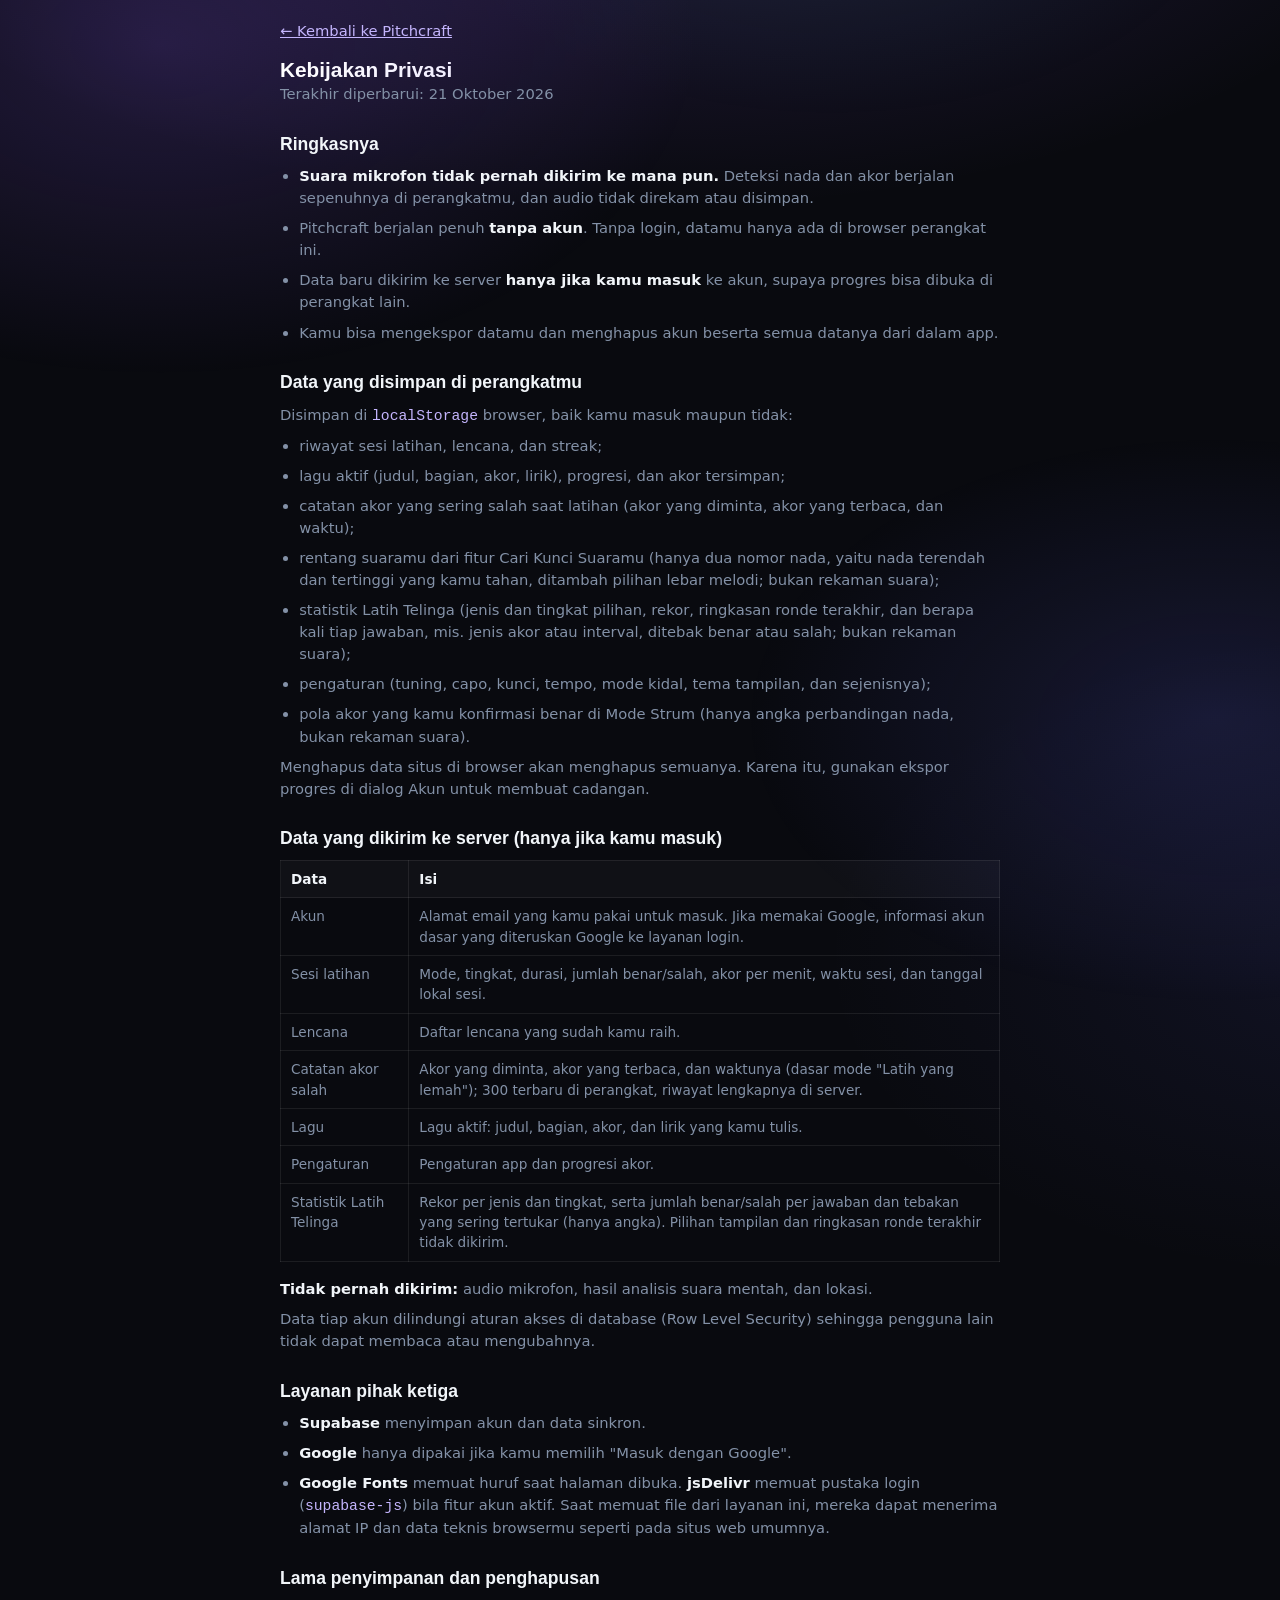
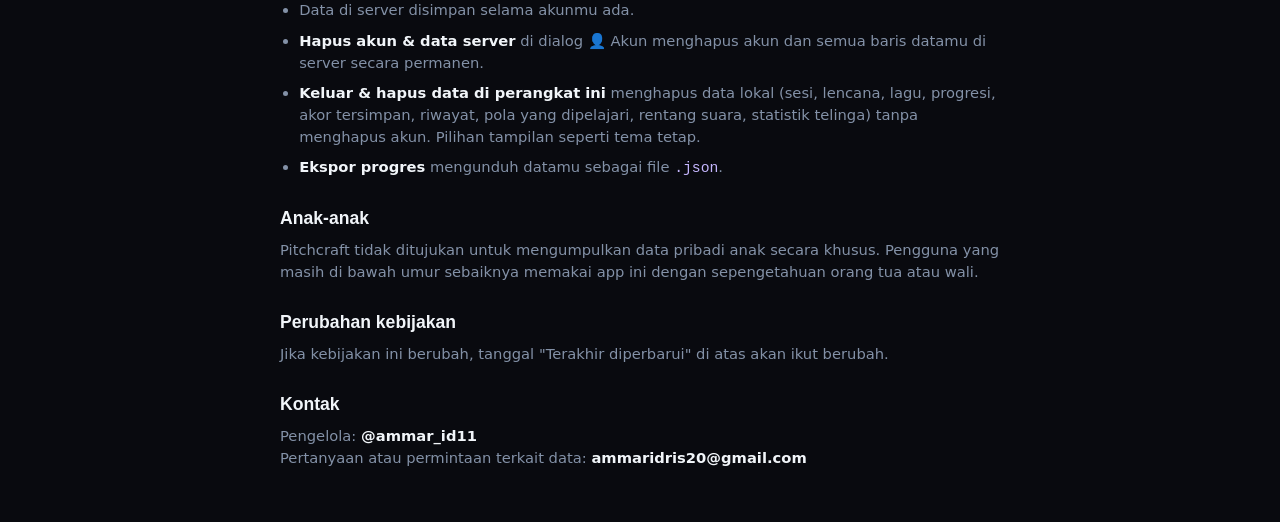
<file: privacy.html>
<!DOCTYPE html>
<html lang="id">
<head>
    <meta charset="UTF-8">
    <meta name="viewport" content="width=device-width, initial-scale=1, viewport-fit=cover">
    <meta name="theme-color" content="#090a0f">
    <meta name="color-scheme" content="dark">
    <script>try{var t=localStorage.getItem('pc_theme'),l=t==='terang'||(t==='auto'&&matchMedia('(prefers-color-scheme: light)').matches);document.documentElement.setAttribute('data-theme',l?'light':'dark');if(localStorage.getItem('pc_stage')==='1')document.documentElement.className='stage'}catch(e){}</script>
    <title>Kebijakan Privasi — Pitchcraft</title>
    <link rel="stylesheet" href="css/style.css">
    <style>
        .doc { max-width: 720px; margin: 0 auto; }
        .doc h2 { margin: 1.6rem 0 .5rem; }
        .doc p, .doc li { font-size: .92rem; color: var(--text-muted); margin-bottom: .5rem; }
        .doc li strong, .doc p strong { color: var(--text-main); }
        .doc ul { padding-left: 1.2rem; }
        .doc a { color: #c4b5fd; }
        .doc table { width: 100%; border-collapse: collapse; font-size: .85rem; margin: .5rem 0 1rem; display: block; overflow-x: auto; }
        .doc th, .doc td { border: 1px solid var(--surface-border); padding: 8px 10px; text-align: left; vertical-align: top; color: var(--text-muted); }
        .doc th { color: var(--text-main); background: var(--surface-2); }
        .doc code { color: #c4b5fd; }
        body { padding-bottom: 3rem !important; }
    </style>
</head>
<body>
<main class="doc">
    <p><a href="index.html">← Kembali ke Pitchcraft</a></p>
    <h1 style="margin-top:1rem">Kebijakan Privasi</h1>
    <p>Terakhir diperbarui: 21 Oktober 2026</p>

    <h2>Ringkasnya</h2>
    <ul>
        <li><strong>Suara mikrofon tidak pernah dikirim ke mana pun.</strong> Deteksi nada dan akor berjalan sepenuhnya di perangkatmu, dan audio tidak direkam atau disimpan.</li>
        <li>Pitchcraft berjalan penuh <strong>tanpa akun</strong>. Tanpa login, datamu hanya ada di browser perangkat ini.</li>
        <li>Data baru dikirim ke server <strong>hanya jika kamu masuk</strong> ke akun, supaya progres bisa dibuka di perangkat lain.</li>
        <li>Kamu bisa mengekspor datamu dan menghapus akun beserta semua datanya dari dalam app.</li>
    </ul>

    <h2>Data yang disimpan di perangkatmu</h2>
    <p>Disimpan di <code>localStorage</code> browser, baik kamu masuk maupun tidak:</p>
    <ul>
        <li>riwayat sesi latihan, lencana, dan streak;</li>
        <li>lagu aktif (judul, bagian, akor, lirik), progresi, dan akor tersimpan;</li>
        <li>catatan akor yang sering salah saat latihan (akor yang diminta, akor yang terbaca, dan waktu);</li>
        <li>rentang suaramu dari fitur Cari Kunci Suaramu (hanya dua nomor nada, yaitu nada terendah dan tertinggi yang kamu tahan, ditambah pilihan lebar melodi; bukan rekaman suara);</li>
        <li>statistik Latih Telinga (jenis dan tingkat pilihan, rekor, ringkasan ronde terakhir, dan berapa kali tiap jawaban, mis. jenis akor atau interval, ditebak benar atau salah; bukan rekaman suara);</li>
        <li>pengaturan (tuning, capo, kunci, tempo, mode kidal, tema tampilan, dan sejenisnya);</li>
        <li>pola akor yang kamu konfirmasi benar di Mode Strum (hanya angka perbandingan nada, bukan rekaman suara).</li>
    </ul>
    <p>Menghapus data situs di browser akan menghapus semuanya. Karena itu, gunakan ekspor progres di dialog Akun untuk membuat cadangan.</p>

    <h2>Data yang dikirim ke server (hanya jika kamu masuk)</h2>
    <table>
        <tr><th>Data</th><th>Isi</th></tr>
        <tr><td>Akun</td><td>Alamat email yang kamu pakai untuk masuk. Jika memakai Google, informasi akun dasar yang diteruskan Google ke layanan login.</td></tr>
        <tr><td>Sesi latihan</td><td>Mode, tingkat, durasi, jumlah benar/salah, akor per menit, waktu sesi, dan tanggal lokal sesi.</td></tr>
        <tr><td>Lencana</td><td>Daftar lencana yang sudah kamu raih.</td></tr>
        <tr><td>Catatan akor salah</td><td>Akor yang diminta, akor yang terbaca, dan waktunya (dasar mode "Latih yang lemah"); 300 terbaru di perangkat, riwayat lengkapnya di server.</td></tr>
        <tr><td>Lagu</td><td>Lagu aktif: judul, bagian, akor, dan lirik yang kamu tulis.</td></tr>
        <tr><td>Pengaturan</td><td>Pengaturan app dan progresi akor.</td></tr>
        <tr><td>Statistik Latih Telinga</td><td>Rekor per jenis dan tingkat, serta jumlah benar/salah per jawaban dan tebakan yang sering tertukar (hanya angka). Pilihan tampilan dan ringkasan ronde terakhir tidak dikirim.</td></tr>
    </table>
    <p><strong>Tidak pernah dikirim:</strong> audio mikrofon, hasil analisis suara mentah, dan lokasi.</p>
    <p>Data tiap akun dilindungi aturan akses di database (Row Level Security) sehingga pengguna lain tidak dapat membaca atau mengubahnya.</p>

    <h2>Layanan pihak ketiga</h2>
    <ul>
        <li><strong>Supabase</strong> menyimpan akun dan data sinkron.</li>
        <li><strong>Google</strong> hanya dipakai jika kamu memilih "Masuk dengan Google".</li>
        <li><strong>Google Fonts</strong> memuat huruf saat halaman dibuka. <strong>jsDelivr</strong> memuat pustaka login (<code>supabase-js</code>) bila fitur akun aktif. Saat memuat file dari layanan ini, mereka dapat menerima alamat IP dan data teknis browsermu seperti pada situs web umumnya.</li>
    </ul>

    <h2>Lama penyimpanan dan penghapusan</h2>
    <ul>
        <li>Data di server disimpan selama akunmu ada.</li>
        <li><strong>Hapus akun &amp; data server</strong> di dialog 👤 Akun menghapus akun dan semua baris datamu di server secara permanen.</li>
        <li><strong>Keluar &amp; hapus data di perangkat ini</strong> menghapus data lokal (sesi, lencana, lagu, progresi, akor tersimpan, riwayat, pola yang dipelajari, rentang suara, statistik telinga) tanpa menghapus akun. Pilihan tampilan seperti tema tetap.</li>
        <li><strong>Ekspor progres</strong> mengunduh datamu sebagai file <code>.json</code>.</li>
    </ul>

    <h2>Anak-anak</h2>
    <p>Pitchcraft tidak ditujukan untuk mengumpulkan data pribadi anak secara khusus. Pengguna yang masih di bawah umur sebaiknya memakai app ini dengan sepengetahuan orang tua atau wali.</p>

    <h2>Perubahan kebijakan</h2>
    <p>Jika kebijakan ini berubah, tanggal "Terakhir diperbarui" di atas akan ikut berubah.</p>

    <h2>Kontak</h2>
    <p>Pengelola: <strong>@ammar_id11</strong><br>Pertanyaan atau permintaan terkait data: <strong>ammaridris20@gmail.com</strong></p>
</main>
</body>
</html>
</file>
<file: css/style.css>
/* Pitchcraft — gaya aplikasi (tema gelap, mobile-first). */

:root {
    --bg: #090a0f;
    --surface: #131622;
    --surface-2: rgba(255,255,255,.03);
    --surface-border: rgba(255,255,255,.08);
    --primary: #8b5cf6;
    --primary-glow: rgba(139,92,246,.3);
    --text-main: #f1f5f9;
    --text-muted: #8391a7;
    --success: #10b981;
    --warning: #f59e0b;
    --danger: #ef4444;
    --radius: 20px;
}

* {
    box-sizing: border-box;
    margin: 0;
    padding: 0;
}

html {
    -webkit-text-size-adjust: 100%;
    scroll-padding-top: env(safe-area-inset-top,0px);
}

html, body {
    max-width: 100%;
}

@supports (overflow:clip) {
    body {
        overflow-x: clip;
    }
}

body {
    -webkit-tap-highlight-color: transparent;
}

button {
    touch-action: manipulation;
}

body {
    font-family: 'Plus Jakarta Sans',system-ui,sans-serif;
    color: var(--text-main);
    min-height: 100vh;
    min-height: 100dvh;
    line-height: 1.5;
    background: radial-gradient(900px 420px at 50% -10%,rgba(139,92,246,.18),transparent),var(--bg);
    padding: calc(1.25rem + env(safe-area-inset-top,0px)) calc(1rem + env(safe-area-inset-right,0px)) calc(3rem + env(safe-area-inset-bottom,0px)) calc(1rem + env(safe-area-inset-left,0px));
}

.topbar {
    max-width: 720px;
    margin: 0 auto 1.25rem;
}

.brand {
    display: flex;
    align-items: center;
    gap: 12px;
}

.logo-mark {
    width: 42px;
    height: 42px;
    border-radius: 12px;
    display: grid;
    place-items: center;
    font-size: 1.3rem;
    color: #fff;
    background: linear-gradient(135deg,#8b5cf6,#6366f1);
    box-shadow: 0 8px 20px -6px var(--primary-glow);
}

.logo-tag {
    font-size: .7rem;
    text-transform: uppercase;
    letter-spacing: 2px;
    color: var(--text-muted);
    font-weight: 600;
}

h1 {
    font-family: 'Space Grotesk',sans-serif;
    font-size: 1.3rem;
    font-weight: 700;
    line-height: 1.2;
}

.container {
    width: 100%;
    max-width: 720px;
    margin: 0 auto;
    display: flex;
    flex-direction: column;
    gap: 1.1rem;
}

.card {
    background: var(--surface);
    border: 1px solid var(--surface-border);
    border-radius: var(--radius);
    padding: 1.4rem 1.25rem;
    box-shadow: 0 20px 40px -20px rgba(0,0,0,.6);
}

.card-head {
    margin-bottom: 1.1rem;
}

h2 {
    font-family: 'Space Grotesk',sans-serif;
    font-size: 1.1rem;
    font-weight: 700;
}

.card-head p {
    font-size: .82rem;
    color: var(--text-muted);
    margin-top: 2px;
}

.field-row {
    display: flex;
    justify-content: space-between;
    align-items: center;
    gap: 8px;
    margin: 1.1rem 0 .5rem;
}

.field-label {
    font-size: .72rem;
    text-transform: uppercase;
    letter-spacing: 1.2px;
    font-weight: 700;
    color: var(--text-muted);
}

.field-row .btn-variant {
    margin: 0;
}

.divider {
    height: 1px;
    background: var(--surface-border);
    margin: 1.2rem 0;
}

/* Tuner */
.tuner {
    text-align: center;
}

.status-indicator {
    display: inline-flex;
    align-items: center;
    gap: 8px;
    background: var(--surface-2);
    border: 1px solid var(--surface-border);
    padding: 6px 14px;
    border-radius: 100px;
    font-size: .8rem;
    color: var(--text-muted);
    margin-bottom: 1rem;
}

.status-dot {
    width: 7px;
    height: 7px;
    border-radius: 50%;
    background: var(--text-muted);
}

.listening .status-dot {
    background: var(--success);
    box-shadow: 0 0 8px var(--success);
    animation: pulse-dot 1.5s infinite;
}

@keyframes pulse-dot {
    0% {
        transform: scale(.95);
        opacity: .8;
    }
    50% {
        transform: scale(1.3);
        opacity: 1;
    }
    100% {
        transform: scale(.95);
        opacity: .8;
    }
}

.note-display {
    font-family: 'Space Grotesk',sans-serif;
    font-size: 4.5rem;
    font-weight: 700;
    line-height: 1;
    min-height: 4.5rem;
    transition: color .15s;
}

.note-display .oct {
    font-size: .42em;
    font-weight: 600;
    margin-left: 2px;
    opacity: .75;
    letter-spacing: 0;
}

.note-display.active-note {
    color: var(--primary);
    text-shadow: 0 0 30px var(--primary-glow);
}

.hz-display {
    font-size: .88rem;
    color: var(--text-muted);
    margin-top: .35rem;
    min-height: 1.3rem;
}

.cents-meter {
    position: relative;
    height: 8px;
    border-radius: 4px;
    margin: 16px auto 4px;
    max-width: 280px;
    background: linear-gradient(90deg,rgba(245,158,11,.25),rgba(16,185,129,.35) 45%,rgba(16,185,129,.35) 55%,rgba(245,158,11,.25));
}

.cents-meter .c {
    position: absolute;
    left: 50%;
    top: -4px;
    width: 2px;
    height: 16px;
    background: var(--text-muted);
    transform: translateX(-50%);
}

.cents-mark {
    position: absolute;
    top: -3px;
    width: 10px;
    height: 14px;
    border-radius: 3px;
    background: var(--text-muted);
    left: 50%;
    transform: translateX(-50%);
    transition: left .1s;
}

.cents-scale {
    display: flex;
    justify-content: space-between;
    max-width: 280px;
    margin: 0 auto;
    font-size: .68rem;
    color: var(--text-muted);
}

/* Buttons */
button {
    font-family: inherit;
    font-size: .9rem;
    font-weight: 600;
    border: none;
    border-radius: 12px;
    cursor: pointer;
    padding: .8rem 1.2rem;
    transition: opacity .15s,transform .1s,background .15s;
}

button:active {
    transform: scale(.98);
}

button:focus-visible, select:focus-visible, input:focus-visible {
    outline: 2px solid var(--primary);
    outline-offset: 2px;
}

.btn-primary {
    width: 100%;
    background: var(--text-main);
    color: var(--bg);
    margin-top: 1.1rem;
}

.btn-primary:hover {
    opacity: .9;
}

.btn-primary.active {
    background: var(--danger);
    color: #fff;
}

.btn-secondary {
    background: rgba(139,92,246,.18);
    color: #c4b5fd;
    border: 1px solid var(--primary);
}

.btn-secondary:hover {
    background: rgba(139,92,246,.32);
    color: #fff;
}

.btn-audio {
    background: rgba(16,185,129,.16);
    color: #6ee7b7;
    border: 1px solid var(--success);
}

.btn-audio:hover {
    background: rgba(16,185,129,.3);
    color: #fff;
}

.btn-variant {
    background: rgba(255,255,255,.05);
    color: var(--text-main);
    border: 1px solid var(--surface-border);
    padding: 6px 12px;
    font-size: .8rem;
    border-radius: 999px;
    width: auto;
}

.btn-variant:hover {
    background: rgba(139,92,246,.2);
    border-color: var(--primary);
}

.btn-delete-saved {
    background: rgba(239,68,68,.1);
    color: #fca5a5;
    border: 1px solid rgba(239,68,68,.25);
    padding: 6px 12px;
    font-size: .8rem;
    border-radius: 999px;
    width: auto;
    margin: 0;
}

.btn-delete-saved:hover {
    background: var(--danger);
    color: #fff;
}

.action-row {
    display: flex;
    gap: 10px;
    flex-wrap: wrap;
    margin-top: 12px;
}

.action-row button {
    flex: 1 1 160px;
}

/* Forms */
.picker-row {
    display: flex;
    gap: 8px;
    flex-wrap: wrap;
    align-items: center;
}

.picker-row select {
    flex: 1 1 120px;
    min-width: 0;
    background: rgba(0,0,0,.3);
    color: var(--text-main);
    border: 1px solid var(--surface-border);
    border-radius: 10px;
    padding: 9px 10px;
    font-family: inherit;
    font-size: .85rem;
}

.picker-row input[type=number] {
    width: 72px;
    background: rgba(0,0,0,.3);
    color: var(--text-main);
    border: 1px solid var(--surface-border);
    border-radius: 10px;
    padding: 9px;
    font-family: inherit;
}

.picker-row label {
    font-size: .82rem;
    color: var(--text-muted);
    display: flex;
    gap: 6px;
    align-items: center;
}

.picker-row .btn-variant {
    margin: 0;
    padding: 9px 14px;
}

.unit {
    font-size: .8rem;
    color: var(--text-muted);
}

/* Notes + result */
.detected-list {
    display: flex;
    gap: 8px;
    flex-wrap: wrap;
    min-height: 48px;
    background: rgba(0,0,0,.25);
    padding: 10px;
    border-radius: 12px;
    border: 1px solid var(--surface-border);
    align-items: center;
}

.badge {
    background: rgba(139,92,246,.18);
    border: 1px solid var(--primary);
    padding: 4px 10px;
    border-radius: 999px;
    font-size: .85rem;
    font-weight: 600;
    display: inline-flex;
    align-items: center;
    gap: 6px;
    transition: background .2s;
}

.badge span {
    cursor: pointer;
    color: var(--text-muted);
    font-size: 1.05rem;
    line-height: 1;
}

.badge span:hover {
    color: var(--danger);
}

.empty-list {
    color: var(--text-muted);
    font-size: .85rem;
    font-style: italic;
}

.chord-info-box {
    background: var(--surface-2);
    border: 1px solid var(--surface-border);
    border-radius: 16px;
    padding: 1.1rem;
}

.chord-title-result {
    font-family: 'Space Grotesk',sans-serif;
    font-size: 1.45rem;
    font-weight: 700;
    color: #c4b5fd;
    margin-bottom: .4rem;
}

.chord-detail-row {
    font-size: .88rem;
    color: var(--text-muted);
    margin-bottom: .45rem;
}

.chord-detail-row strong {
    color: var(--text-main);
}

.alt-row {
    display: flex;
    gap: 6px;
    flex-wrap: wrap;
    margin-top: 12px;
    align-items: center;
    font-size: .78rem;
    color: var(--text-muted);
}

.alt-row .btn-variant {
    margin: 0;
}

/* Fretboard */
.fretboard-box-h {
    display: inline-block;
    background: #0d0f17;
    border: 1px solid var(--surface-border);
    border-radius: 12px;
    padding: 14px;
    margin-top: .6rem;
    overflow-x: auto;
    max-width: 100%;
    -webkit-overflow-scrolling: touch;
}

.fretboard-h-grid {
    --cw: 46px;
    --rh: 30px;
    display: grid;
    grid-template-columns: 32px repeat(5,var(--cw));
    grid-template-rows: 24px repeat(6,var(--rh));
    align-items: center;
}

.h-string-label {
    font-size: .8rem;
    font-weight: 700;
    color: #c4b5fd;
    display: flex;
    align-items: center;
    gap: 4px;
}

.h-fret-header {
    font-size: .72rem;
    font-weight: 700;
    color: var(--text-muted);
    text-align: center;
}

.h-fret-cell {
    position: relative;
    border-top: 2px solid rgba(255,255,255,.15);
    border-right: 2px solid rgba(255,255,255,.15);
    height: 100%;
    display: flex;
    justify-content: center;
    align-items: center;
}

.h-fret-col-1 {
    border-left: 5px solid #f1f5f9;
}

.finger-dot-h {
    width: 22px;
    height: 22px;
    background: var(--primary);
    color: #fff;
    font-size: .7rem;
    font-weight: 700;
    border-radius: 50%;
    display: flex;
    justify-content: center;
    align-items: center;
    z-index: 2;
    box-shadow: 0 0 8px var(--primary-glow);
}

.lefty .fretboard-h-grid {
    direction: rtl;
}

.lefty .h-string-label {
    justify-content: flex-end;
    direction: ltr;
}

.lefty .h-fret-col-1 {
    border-left: none;
    border-right: 5px solid #f1f5f9;
}

/* Saved */
.saved-chords-list {
    display: flex;
    flex-direction: column;
    gap: 12px;
}

.saved-item-card {
    background: var(--surface-2);
    border: 1px solid var(--surface-border);
    padding: 1rem;
    border-radius: 14px;
    display: flex;
    justify-content: space-between;
    align-items: flex-start;
    gap: 12px;
    flex-wrap: wrap;
}

.saved-item-left {
    display: flex;
    flex-direction: column;
    gap: 2px;
    flex: 1 1 280px;
    min-width: 0;
}

.saved-item-title {
    font-family: 'Space Grotesk',sans-serif;
    font-size: 1.1rem;
    font-weight: 700;
    color: #c4b5fd;
}

/* ===== Android / layar sentuh ===== */
button {
    min-height: 44px;
}

.btn-variant, .btn-delete-saved {
    min-height: 40px;
    display: inline-flex;
    align-items: center;
    justify-content: center;
}

.picker-row select {
    min-height: 44px;
}

.picker-row input[type=number] {
    min-height: 44px;
}

.picker-row input[type=checkbox] {
    width: 20px;
    height: 20px;
    accent-color: var(--primary);
}

.picker-row label {
    min-height: 44px;
}

.badge {
    min-height: 34px;
}

.badge span {
    display: inline-flex;
    align-items: center;
    justify-content: center;
    min-width: 28px;
    min-height: 28px;
    margin: -4px -6px -4px 0;
}

@media (pointer:coarse) {
    select, input[type=number] {
        font-size: 16px!important;
    }
    /* cegah Chrome Android zoom otomatis saat fokus */
    .btn-variant {
        padding: 8px 14px;
    }
}

@media (max-width:520px) {
    body {
        padding: calc(1rem + env(safe-area-inset-top,0px)) calc(.75rem + env(safe-area-inset-right,0px)) calc(2.5rem + env(safe-area-inset-bottom,0px)) calc(.75rem + env(safe-area-inset-left,0px));
    }
    .topbar {
        margin-bottom: 1rem;
    }
    h1 {
        font-size: 1.15rem;
    }
    .fretboard-box-h {
        padding: 10px;
    }
    .fretboard-h-grid {
        --cw: 42px;
        --rh: 30px;
        grid-template-columns: 30px repeat(5,var(--cw));
    }
    .action-row button {
        flex: 1 1 100%;
    }
    .picker-row select {
        flex: 1 1 calc(50% - 4px);
    }
    .picker-row .btn-variant {
        flex: 1 1 calc(50% - 4px);
    }
    .saved-item-left {
        flex-basis: 100%;
    }
    .saved-item-card>div:last-child {
        width: 100%;
    }
    .saved-item-card>div:last-child button {
        flex: 1;
    }
    .alt-row .btn-variant {
        min-height: 38px;
    }
    .card {
        padding: 1.2rem 1rem;
    }
    .note-display {
        font-size: 3.8rem;
    }
    .saved-item-card>div:last-child {
        flex-direction: row!important;
    }
}

@media (max-width:360px) {
    .fretboard-h-grid {
        --cw: 36px;
        --rh: 28px;
        grid-template-columns: 28px repeat(5,var(--cw));
    }
    .finger-dot-h {
        width: 20px;
        height: 20px;
    }
    .note-display {
        font-size: 3.2rem;
    }
}

@media (max-height:480px) and (orientation:landscape) {
    .container {
        max-width: 900px;
    }
}

@media (prefers-reduced-motion:reduce) {
    * {
        animation: none!important;
        transition: none!important;
    }
}

.btn-secondary.active {
    background: var(--danger);
    border-color: var(--danger);
    color: #fff;
}

.chroma-bars {
    display: none;
    gap: 4px;
    justify-content: center;
    align-items: flex-end;
    height: 70px;
    margin: 14px auto 0;
    max-width: 320px;
}

.chroma-bars .cb {
    flex: 1;
    height: 100%;
    display: flex;
    flex-direction: column;
    justify-content: flex-end;
    align-items: center;
    font-size: .62rem;
    color: var(--text-muted);
}

.chroma-bars .cb i {
    display: block;
    width: 100%;
    background: linear-gradient(var(--primary),#6366f1);
    border-radius: 3px 3px 0 0;
    min-height: 2px;
    transition: height .15s;
}

.algo-row {
    display: flex;
    gap: 8px;
    align-items: center;
    justify-content: center;
    margin-top: .7rem;
    font-size: .78rem;
    color: var(--text-muted);
}

.algo-row select {
    background: rgba(0,0,0,.3);
    color: var(--text-main);
    border: 1px solid var(--surface-border);
    border-radius: 8px;
    padding: 5px 8px;
    font-family: inherit;
    font-size: .78rem;
}

.card[data-tab]:not(.on) {
    display: none;
}

body {
    padding-bottom: calc(5.5rem + env(safe-area-inset-bottom,0px))!important;
}

.tabbar {
    position: fixed;
    left: 0;
    right: 0;
    bottom: 0;
    z-index: 50;
    display: flex;
    justify-content: center;
    gap: 2px;
    padding: 6px 8px calc(6px + env(safe-area-inset-bottom,0px));
    background: rgba(19,22,34,.95);
    -webkit-backdrop-filter: blur(10px);
    backdrop-filter: blur(10px);
    border-top: 1px solid var(--surface-border);
}

.tabbar button {
    flex: 1;
    max-width: 130px;
    min-height: 48px;
    background: transparent;
    color: var(--text-muted);
    display: flex;
    flex-direction: column;
    align-items: center;
    gap: 2px;
    font-size: .68rem;
    padding: 4px 2px;
    border-radius: 12px;
}

.tabbar button span {
    font-size: 1.15rem;
    line-height: 1;
}

.tabbar button.on {
    color: #c4b5fd;
    background: rgba(139,92,246,.16);
}

.chgrid {
    display: grid;
    grid-template-columns: repeat(auto-fill,minmax(92px,1fr));
    gap: 8px;
}

.chgrid button {
    flex-direction: column;
    border-radius: 14px;
    padding: 8px 6px;
    line-height: 1.25;
}

.chgrid small {
    color: var(--text-muted);
    font-weight: 500;
    font-size: .68rem;
}

.badge.on {
    background: rgba(16,185,129,.4);
}

.conf {
    display: inline-block;
    font-size: .75rem;
    font-weight: 600;
    padding: 3px 10px;
    border-radius: 999px;
    margin-bottom: .6rem;
    border: 1px solid;
}

.conf-yakin {
    color: #6ee7b7;
    border-color: var(--success);
    background: rgba(16,185,129,.14);
}

.conf-cukup {
    color: #fcd34d;
    border-color: var(--warning);
    background: rgba(245,158,11,.14);
}

.conf-ragu {
    color: #fca5a5;
    border-color: var(--danger);
    background: rgba(239,68,68,.14);
}

/* ===== Lagu, durasi akor, lirik ber-akor ===== */
.picker-row input[type=text], .song-in {
    flex: 1 1 160px;
    min-width: 0;
    min-height: 44px;
    background: rgba(0,0,0,.3);
    color: var(--text-main);
    border: 1px solid var(--surface-border);
    border-radius: 10px;
    padding: 9px 10px;
    font-family: inherit;
    font-size: .85rem;
}

.song-sec {
    border: 1px solid var(--surface-border);
    background: var(--surface-2);
    border-radius: 14px;
    padding: .9rem;
    margin-bottom: 12px;
}

.song-ta {
    width: 100%;
    margin-top: 8px;
    background: rgba(0,0,0,.3);
    color: var(--text-main);
    border: 1px solid var(--surface-border);
    border-radius: 10px;
    padding: 9px 10px;
    font-family: inherit;
    font-size: .85rem;
    resize: vertical;
}

.beat-sel {
    background: rgba(0,0,0,.3);
    color: var(--text-main);
    border: 1px solid var(--surface-border);
    border-radius: 8px;
    font-family: inherit;
    font-size: .72rem;
    padding: 2px 4px;
}

.badge small {
    color: var(--text-muted);
    font-weight: 500;
    font-size: .7rem;
}

.lyr {
    margin-top: 10px;
    overflow-x: auto;
}

.lyr-line {
    display: flex;
    flex-wrap: wrap;
    min-height: 1.4em;
    margin: 2px 0;
}

.seg {
    display: inline-flex;
    flex-direction: column;
    white-space: pre;
}

.seg b {
    color: #c4b5fd;
    font-size: .8rem;
    min-height: 1.1em;
}

.seg i {
    font-style: normal;
    font-size: .9rem;
}

/* ===== v2: tampilan lebih rapi, ramah Android, Kamus akor ===== */
html { overscroll-behavior-y: none; }
body {
    overscroll-behavior-y: contain;
    -webkit-font-smoothing: antialiased;
    background:
        radial-gradient(820px 380px at 50% -8%, rgba(139,92,246,.22), transparent),
        radial-gradient(520px 320px at 105% 45%, rgba(99,102,241,.09), transparent),
        var(--bg);
}
select, input, textarea { color-scheme: dark; }
select option { background: #131622; color: var(--text-main); }
h1 { background: linear-gradient(90deg, #fff, #c4b5fd); -webkit-background-clip: text; background-clip: text; color: transparent; }
.logo-mark { box-shadow: 0 8px 22px -6px var(--primary-glow), inset 0 1px 0 rgba(255,255,255,.25); }

.card {
    position: relative;
    background: linear-gradient(180deg, rgba(255,255,255,.035), transparent 140px), var(--surface);
}
.card::before {
    content: ""; position: absolute; inset: 0 0 auto 0; height: 2px; pointer-events: none;
    border-radius: var(--radius) var(--radius) 0 0;
    background: linear-gradient(90deg, transparent, var(--primary), transparent); opacity: .5;
}
.card.on[data-tab] { animation: cardIn .22s ease-out both; }
@keyframes cardIn { from { opacity: 0; transform: translateY(6px); } to { opacity: 1; transform: none; } }

.btn-primary {
    background: linear-gradient(135deg, #8b5cf6, #6366f1); color: #fff;
    min-height: 54px; font-size: 1rem; border-radius: 14px;
    box-shadow: 0 12px 26px -12px var(--primary-glow);
}
.btn-primary.active { background: var(--danger); box-shadow: 0 12px 26px -12px rgba(239,68,68,.5); }
.btn-secondary { border-radius: 14px; min-height: 50px; }
.note-display { font-size: 5rem; min-height: 5rem; }
.chord-info-box { background: linear-gradient(180deg, rgba(139,92,246,.07), transparent); }
.detected-list, .chord-info-box, .saved-item-card, .song-sec { border-radius: 16px; }

/* tab bawah: indikator aktif, muat 7 menu di layar kecil */
.tabbar { gap: 0; padding-left: 4px; padding-right: 4px; border-radius: 18px 18px 0 0; box-shadow: 0 -10px 30px -12px rgba(0,0,0,.6); }
.tabbar button { position: relative; max-width: none; min-width: 0; font-size: .62rem; letter-spacing: .1px; padding: 6px 0; white-space: nowrap; }
.tabbar button span { font-size: 1.2rem; }
.tabbar button.on { background: transparent; }
.tabbar button.on::after { content: ""; position: absolute; top: -6px; left: 50%; width: 26px; height: 3px; margin-left: -13px; border-radius: 0 0 3px 3px; background: var(--primary); box-shadow: 0 0 10px var(--primary); }
@media (min-width: 521px) { .tabbar button { font-size: .72rem; } .tabbar { max-width: 720px; margin: 0 auto; } }

/* Kamus akor */
.lib-search { width: 100%; flex: none; -webkit-appearance: none; appearance: none; }
.chips { display: flex; gap: 6px; overflow-x: auto; padding: 4px 2px 6px; margin-top: 8px; scrollbar-width: none; -webkit-overflow-scrolling: touch; }
.chips::-webkit-scrollbar { display: none; }
.chip {
    flex: 0 0 auto; min-width: 46px; min-height: 42px; padding: 4px 14px; border-radius: 999px;
    background: rgba(255,255,255,.05); color: var(--text-main); border: 1px solid var(--surface-border);
    font-size: .88rem; line-height: 1.1;
}
.chip small { display: block; font-size: .6rem; font-weight: 500; color: var(--text-muted); }
.chip.on { background: rgba(139,92,246,.3); border-color: var(--primary); color: #fff; }
.chip.on small { color: #ddd6fe; }
.lib-grid { display: grid; grid-template-columns: repeat(auto-fill, minmax(148px, 1fr)); gap: 10px; margin-top: 8px; }
.lib-card { background: var(--surface-2); border: 1px solid var(--surface-border); border-radius: 16px; padding: 10px; display: flex; flex-direction: column; gap: 6px; min-width: 0; }
.lib-top { display: flex; flex-direction: column; line-height: 1.2; }
.lib-top strong { font-family: 'Space Grotesk', sans-serif; font-size: 1.2rem; color: #c4b5fd; }
.lib-top small, .lib-notes { font-size: .7rem; color: var(--text-muted); }
.lib-dia { cursor: pointer; text-align: center; }
.lib-dia .fretboard-box-h { display: block; padding: 6px 4px; margin-top: 0; }
.lib-dia svg { width: 100%; max-width: 150px; height: auto; }
.lib-var { display: flex; align-items: center; gap: 4px; font-size: .68rem; color: var(--text-muted); }
.lib-var span { flex: 1; text-align: center; white-space: nowrap; overflow: hidden; text-overflow: ellipsis; }
.lib-var button, .lib-act button { min-height: 38px; padding: 4px 10px; border-radius: 10px; background: rgba(255,255,255,.06); color: var(--text-main); border: 1px solid var(--surface-border); font-size: .8rem; }
.lib-var button { min-width: 38px; font-size: 1.1rem; }
.lib-act { display: flex; gap: 6px; }
.lib-act button { flex: 1; }
.lib-act button:hover, .lib-var button:hover, .chip:hover { border-color: var(--primary); }

.toast {
    position: fixed; left: 50%; bottom: calc(5.4rem + env(safe-area-inset-bottom, 0px)); z-index: 80;
    transform: translate(-50%, 10px); max-width: 90vw; padding: 10px 16px; border-radius: 999px;
    background: #1f2335; color: #fff; border: 1px solid var(--primary); font-size: .85rem;
    opacity: 0; pointer-events: none; transition: opacity .2s, transform .2s;
}
.toast.on { opacity: 1; transform: translate(-50%, 0); }

@media (pointer: coarse) {
    input[type=search], input[type=text], textarea { font-size: 16px !important; }
    .btn-variant, .chip { -webkit-user-select: none; user-select: none; }
}
@media (max-width: 360px) { .lib-grid { grid-template-columns: repeat(2, minmax(0, 1fr)); gap: 8px; } .note-display { font-size: 3.6rem; } }

/* ===== Panel melayang Kunci & Capo ===== */
.topbar { display: flex; align-items: center; justify-content: space-between; flex-wrap: wrap; gap: 10px; }
.keypill {
    margin-left: auto; min-height: 40px; padding: 6px 14px; border-radius: 999px; font-size: .8rem;
    background: rgba(139,92,246,.18); color: #ddd6fe; border: 1px solid var(--primary);
}
.keypanel {
    position: fixed; z-index: 60; left: 0; right: 0; bottom: 0; max-width: 720px; margin: 0 auto;
    max-height: 78dvh; overflow-y: auto; overscroll-behavior: contain;
    background: var(--surface); border: 1px solid var(--surface-border); border-radius: 20px 20px 0 0;
    padding: .7rem 1rem calc(1rem + env(safe-area-inset-bottom, 0px));
    box-shadow: 0 -20px 50px -10px rgba(0,0,0,.75);
    transform: translateY(105%); visibility: hidden; transition: transform .25s ease, visibility .25s;
}
.keypanel.open { transform: none; visibility: visible; }
.kp-back { position: fixed; inset: 0; z-index: 55; background: rgba(0,0,0,.55); opacity: 0; pointer-events: none; transition: opacity .25s; }
.kp-back.open { opacity: 1; pointer-events: auto; }
.kp-grab { width: 40px; height: 4px; border-radius: 2px; background: var(--surface-border); margin: 0 auto 8px; }
.kp-head { display: flex; justify-content: space-between; align-items: flex-start; gap: 8px; margin-bottom: .8rem; }
.kp-head strong { font-family: 'Space Grotesk', sans-serif; font-size: 1.05rem; }
.kp-sum { font-size: .78rem; color: var(--text-muted); }
.kp-x { min-width: 44px; padding: 0; font-size: 1.3rem; background: rgba(255,255,255,.06); color: var(--text-main); border: 1px solid var(--surface-border); border-radius: 12px; }
.keypanel .picker-row select { flex: 1 1 90px; }
.keypanel .chgrid { grid-template-columns: repeat(3, 1fr); gap: 6px; }
.keypanel .chgrid button { min-height: 52px; font-size: .85rem; padding: 6px 2px; }
.keypanel .picker-row .btn-variant { flex: 1 1 auto; }

@media (min-width: 1280px) {
    .keypanel {
        left: auto; right: calc((100vw - 720px) / 2 - 276px); top: 5.5rem; bottom: auto; width: 260px; max-width: none; margin: 0;
        max-height: calc(100dvh - 7rem); border-radius: 20px; padding: 1rem;
        transform: none; visibility: visible; box-shadow: 0 20px 40px -20px rgba(0,0,0,.6);
    }
    .kp-back, #keyPill, .kp-grab { display: none; }   /* hanya pil Kunci yang diganti panel samping; tombol Akun & Pasang tetap tampil */
    .topbar #acctBtn { margin-left: auto; }
    .keypanel.min .kp-body { display: none; }
    .keypanel.min .kp-head { margin-bottom: 0; }
}

/* Draf kunci/capo: tombol Terapkan */
.kp-note { display: none; margin-top: 10px; font-size: .76rem; color: #fcd34d; }
.keypanel.dirty .kp-note { display: block; }
.kp-actions { display: flex; gap: 8px; margin-top: 10px; }
.kp-actions .btn-primary { flex: 1; margin-top: 0; min-height: 46px; font-size: .92rem; }
.kp-actions .btn-variant { min-height: 46px; padding: 0 16px; }
.keypanel button:disabled { opacity: .4; cursor: default; box-shadow: none; }
.keypanel.dirty #kpApply { animation: kpPulse 1.6s ease-in-out infinite; }
@keyframes kpPulse { 50% { box-shadow: 0 0 0 4px rgba(139,92,246,.35); } }
.chgrid.stale { opacity: .35; pointer-events: none; }

/* ===== Tap tempo, titik metronom, streak & lencana, tempel teks, Mode Main ===== */
.beat-dot { width: 16px; height: 16px; border-radius: 50%; background: rgba(255,255,255,.12); flex: 0 0 auto; }
.beat-dot.hit { background: var(--success); box-shadow: 0 0 10px var(--success); }
.beat-dot.acc { background: var(--primary); box-shadow: 0 0 12px var(--primary); }

.streak-box { background: var(--surface-2); border: 1px solid var(--surface-border); border-radius: 16px; padding: .9rem 1rem; margin-bottom: 1rem; }
.streak-top { display: flex; align-items: baseline; gap: 8px; font-size: .85rem; color: var(--text-muted); }
.streak-n { font-family: 'Space Grotesk', sans-serif; font-size: 1.6rem; font-weight: 700; color: var(--text-main); }
.goal { margin-top: 8px; }
.goal-bar { height: 8px; border-radius: 4px; background: rgba(255,255,255,.08); overflow: hidden; }
.goal-bar i { display: block; height: 100%; background: linear-gradient(90deg, var(--primary), var(--success)); border-radius: 4px; transition: width .3s; }
.goal small { font-size: .72rem; color: var(--text-muted); }
.badges { display: flex; flex-wrap: wrap; gap: 6px; margin-top: 10px; }
.bdg { display: inline-flex; align-items: center; gap: 5px; font-size: .72rem; padding: 4px 10px 4px 6px; border-radius: 999px; border: 1px solid var(--surface-border); color: var(--text-muted); opacity: .6; }
.bdg b { font-size: .95rem; font-weight: 400; }
.bdg.got { opacity: 1; color: #ddd6fe; border-color: var(--primary); background: rgba(139,92,246,.18); }

.imp-box { margin-top: 10px; }
.imp-box[hidden] { display: none; }
.imp-box .song-ta { font-family: ui-monospace, Menlo, Consolas, monospace; white-space: pre; overflow-x: auto; }
#installBtn, #acctBtn { margin-left: 0; }
#installBtn[hidden] { display: none; }

.perf { position: fixed; inset: 0; z-index: 70; background: var(--bg); overflow-y: auto; display: none; padding: calc(.6rem + env(safe-area-inset-top, 0px)) calc(1rem + env(safe-area-inset-right, 0px)) calc(2rem + env(safe-area-inset-bottom, 0px)) calc(1rem + env(safe-area-inset-left, 0px)); }
.perf.on { display: block; }
.perf-bar { position: sticky; top: 0; z-index: 2; background: rgba(9,10,15,.94); -webkit-backdrop-filter: blur(8px); backdrop-filter: blur(8px); padding: 8px 0; border-bottom: 1px solid var(--surface-border); max-width: 900px; margin: 0 auto; }
.perf-bar .kp-x { margin-left: auto; min-height: 44px; }
.perf-bar strong { font-family: 'Space Grotesk', sans-serif; min-width: 2.2ch; text-align: right; }
.perf-view { max-width: 900px; margin: 0 auto; padding-top: 1rem; font-size: 1.25rem; }
.perf-title { font-family: 'Space Grotesk', sans-serif; font-size: 1.5em; margin-bottom: .6rem; }
.perf-sec { margin-bottom: 1.6rem; scroll-margin-top: 4.5rem; }
.perf-name { font-size: .55em; text-transform: uppercase; letter-spacing: 1.2px; color: var(--text-muted); font-weight: 700; margin-bottom: 6px; }
.perf-ch { margin-bottom: 8px; background: transparent; border: none; padding: 0; min-height: 0; }
.perf-view .badge { font-size: .8em; }
.perf-view .badge.on { background: rgba(16,185,129,.55); border-color: var(--success); }
.perf-view .seg b { font-size: .8em; }
.perf-view .seg i { font-size: 1em; }
.perf-view .lyr-line { margin: 6px 0; }

/* ===== Akun & data ===== */
.modal { position: fixed; inset: 0; z-index: 75; display: none; align-items: flex-end; justify-content: center; background: rgba(0,0,0,.6); padding: 0; }
.modal.on { display: flex; }
.modal-box { width: 100%; max-width: 480px; max-height: 88dvh; overflow-y: auto; background: var(--surface); border: 1px solid var(--surface-border); border-radius: 20px 20px 0 0; padding: 1rem 1rem calc(1.2rem + env(safe-area-inset-bottom, 0px)); }
@media (min-width: 521px) { .modal { align-items: center; } .modal-box { border-radius: 20px; } }
.acct-note { font-size: .85rem; color: var(--text-muted); margin-bottom: 10px; }
.acct-note code { color: #c4b5fd; }
.acct-conf { margin-top: 10px; padding: 10px; border-radius: 12px; border: 1px solid var(--warning); background: rgba(245,158,11,.1); font-size: .8rem; color: #fcd34d; display: flex; flex-direction: column; gap: 8px; align-items: flex-start; }

/* ===== Akun & data (v3) ===== */
.ac-hero { text-align: center; padding: .2rem 0 .1rem; }
.ac-ico { width: 52px; height: 52px; margin: 0 auto 10px; border-radius: 16px; display: grid; place-items: center; font-size: 1.5rem; background: linear-gradient(135deg, #8b5cf6, #6366f1); box-shadow: 0 10px 24px -8px var(--primary-glow); }
.ac-hero h3 { font-family: 'Space Grotesk', sans-serif; font-size: 1.2rem; }
.ac-hero p { font-size: .84rem; color: var(--text-muted); margin: 4px auto 0; max-width: 34ch; }
.ac-perks { list-style: none; display: grid; gap: 6px; margin: 14px 0; }
.ac-perks li { font-size: .8rem; color: var(--text-muted); padding: 8px 12px; border-radius: 12px; background: var(--surface-2); border: 1px solid var(--surface-border); }

/* tombol Google: varian tema gelap sesuai pedoman merek Google */
.ac-google { width: 100%; min-height: 48px; display: flex; align-items: center; justify-content: center; gap: 12px; background: #131314; color: #e3e3e3; border: 1px solid #8e918f; border-radius: 12px; font-size: .95rem; font-weight: 600; }
.ac-google:hover:not(:disabled) { background: #1e1f20; }
.ac-google:disabled, .ac-send:disabled { opacity: .6; cursor: default; }
.ac-or { display: flex; align-items: center; gap: 10px; margin: 14px 0; font-size: .75rem; color: var(--text-muted); }
.ac-or::before, .ac-or::after { content: ""; flex: 1; height: 1px; background: var(--surface-border); }
.ac-mail { display: flex; gap: 8px; flex-wrap: wrap; }
.ac-mail .song-in { flex: 1 1 100%; }
.ac-send { margin-top: 0; min-height: 48px; font-size: .95rem; }
.ac-fine { font-size: .75rem; color: var(--text-muted); margin-top: 8px; }
.ac-fine a { color: #c4b5fd; }
.ac-spin { width: 16px; height: 16px; border-radius: 50%; border: 2px solid rgba(255,255,255,.3); border-top-color: #fff; display: inline-block; animation: acSpin .8s linear infinite; margin-right: 8px; vertical-align: -3px; }
@keyframes acSpin { to { transform: rotate(360deg); } }

.ac-msg { font-size: .82rem; line-height: 1.45; padding: 10px 12px; border-radius: 12px; margin-bottom: 12px; border: 1px solid; }
.ac-msg.err { color: #fca5a5; border-color: rgba(239,68,68,.5); background: rgba(239,68,68,.1); }
.ac-msg.ok { color: #a7f3d0; border-color: rgba(16,185,129,.5); background: rgba(16,185,129,.1); }
.ac-msg.warn { color: #fcd34d; border-color: var(--warning); background: rgba(245,158,11,.1); }
.ac-msg code { color: #c4b5fd; }
.ac-msg .btn-variant { margin-top: 8px; }

.ac-prof { display: flex; align-items: center; gap: 12px; }
.ac-av { width: 46px; height: 46px; flex: 0 0 auto; border-radius: 50%; display: grid; place-items: center; font-family: 'Space Grotesk', sans-serif; font-weight: 700; font-size: 1.2rem; background: linear-gradient(135deg, #8b5cf6, #6366f1); }
.ac-who { min-width: 0; flex: 1; display: flex; flex-direction: column; line-height: 1.25; }
.ac-who strong { overflow: hidden; text-overflow: ellipsis; white-space: nowrap; }
.ac-who small { color: var(--text-muted); overflow: hidden; text-overflow: ellipsis; white-space: nowrap; }
.ac-prov { font-size: .7rem; padding: 3px 10px; border-radius: 999px; border: 1px solid var(--surface-border); color: var(--text-muted); }
.ac-sync { display: flex; align-items: center; gap: 8px; margin: 12px 0; padding: 8px 12px; border-radius: 12px; background: var(--surface-2); border: 1px solid var(--surface-border); font-size: .8rem; color: var(--text-muted); }
.ac-dot { width: 9px; height: 9px; border-radius: 50%; flex: 0 0 auto; background: var(--text-muted); }
.ac-dot.ok { background: var(--success); box-shadow: 0 0 8px var(--success); }
.ac-dot.err { background: var(--danger); }
.ac-dot.off { background: var(--warning); }
.ac-dot.busy { background: var(--primary); animation: pulse-dot 1.2s infinite; }

.ac-h { font-family: 'Space Grotesk', sans-serif; font-size: .95rem; margin: 18px 0 8px; }
.ac-tiles { display: grid; grid-template-columns: repeat(2, 1fr); gap: 8px; }
.ac-tile { padding: 10px 12px; border-radius: 14px; background: var(--surface-2); border: 1px solid var(--surface-border); display: flex; flex-direction: column; line-height: 1.2; }
.ac-tile b { font-family: 'Space Grotesk', sans-serif; font-size: 1.25rem; }
.ac-tile span { font-size: .72rem; color: var(--text-muted); margin-top: 2px; }
.ac-rows { margin-top: 8px; }
.ac-row { display: flex; justify-content: space-between; gap: 14px; padding: 8px 0; border-top: 1px solid var(--surface-border); font-size: .8rem; color: var(--text-muted); }
.ac-row strong { color: var(--text-main); font-weight: 600; text-align: right; overflow-wrap: anywhere; }
.ac-adv { margin-top: 16px; border: 1px solid var(--surface-border); border-radius: 14px; padding: 10px 12px; }
.ac-adv summary { cursor: pointer; font-size: .85rem; font-weight: 600; min-height: 32px; display: flex; align-items: center; }
.ac-danger { margin-top: 12px; padding: 12px; border-radius: 12px; border: 1px solid rgba(239,68,68,.4); background: rgba(239,68,68,.07); }
.ac-danger p { font-size: .78rem; color: var(--text-muted); margin: 4px 0 10px; }

/* tautkan akun */
.ac-ids { display: grid; gap: 6px; }
.ac-id { display: flex; align-items: center; gap: 10px; padding: 8px 10px; border-radius: 12px; background: var(--surface-2); border: 1px solid var(--surface-border); }
.ac-idi { width: 28px; height: 28px; flex: 0 0 auto; display: grid; place-items: center; border-radius: 8px; background: rgba(255,255,255,.06); font-size: 1rem; }
.ac-idi svg { width: 16px; height: 16px; }
.ac-bind { margin-top: 10px; }

/* ===== Tip tiap tab & panel Bantuan ===== */
.tip { max-width: 720px; margin: 0 auto 1rem; display: flex; gap: 10px; align-items: flex-start; padding: 10px 12px; border-radius: 14px; background: rgba(139,92,246,.1); border: 1px solid rgba(139,92,246,.35); font-size: .8rem; color: #ddd6fe; }
.tip[hidden] { display: none; }
.tip b { display: block; color: #fff; margin-bottom: 2px; }
.tip a { color: #c4b5fd; white-space: nowrap; }
.tip button { flex: 0 0 auto; margin-left: auto; min-height: 34px; padding: 4px 12px; font-size: .75rem; background: rgba(255,255,255,.08); color: var(--text-main); border: 1px solid var(--surface-border); border-radius: 999px; }
#helpBtn { margin-left: 0; }
.hl-item { padding: 10px 12px; margin-bottom: 8px; border-radius: 14px; background: var(--surface-2); border: 1px solid var(--surface-border); }
.hl-top { display: flex; justify-content: space-between; align-items: center; gap: 8px; }
.hl-item p { font-size: .8rem; color: var(--text-muted); margin-top: 4px; }
select:disabled { opacity: .45; }

/* ===== Rapikan tata letak ===== */
.topbar .brand { flex: 1 1 100%; }
.topbar .keypill { flex: 1 1 0; min-width: 0; margin-left: 0; padding: 6px 10px; font-size: .78rem; white-space: nowrap; overflow: hidden; text-overflow: ellipsis; }
@media (min-width: 521px) {
    .topbar .brand { flex: 1 1 auto; }
    .topbar .keypill { flex: 0 0 auto; }
    .topbar .brand + .keypill { margin-left: auto; }
}
.field-label { display: block; }
.picker-row.stack #drillMode { flex: 1 1 100%; }
.picker-row.stack select { flex: 1 1 calc(50% - 4px); }
.picker-row.stack .btn-variant { flex: 1 1 calc(50% - 4px); }
.badges { flex-wrap: nowrap; overflow-x: auto; scrollbar-width: none; padding-bottom: 4px; -webkit-overflow-scrolling: touch; }
.badges::-webkit-scrollbar { display: none; }
.bdg { flex: 0 0 auto; white-space: nowrap; }
#tunStrings { display: grid; grid-template-columns: repeat(3, 1fr); gap: 8px; justify-items: stretch; }
#tunStrings .badge { justify-content: center; min-height: 40px; }
.note-display:not(.active-note) { color: var(--text-muted); }
.lib-act button { white-space: nowrap; padding: 4px 6px; font-size: .75rem; }
.card .picker-row + .field-label { margin-top: 14px; }

/* ===== Kartu bagikan ===== */
.sc-img { display: block; width: auto; max-width: 100%; max-height: 60dvh; margin: 0 auto 12px; border-radius: 14px; border: 1px solid var(--surface-border); background: #090a0f; }
#share .kp-actions { margin-top: 0; }

/* ===== Pemilih akor dari Kamus ===== */
.cp-grid { display: grid; grid-template-columns: repeat(auto-fill, minmax(104px, 1fr)); gap: 8px; margin: 8px 0 12px; }
.cp-cell { display: flex; gap: 4px; min-width: 0; }
.cp-add { flex: 1; min-width: 0; flex-direction: column; line-height: 1.2; padding: 6px 4px; border-radius: 14px; display: flex; align-items: center; justify-content: center; background: rgba(139,92,246,.18); color: #fff; border: 1px solid var(--primary); font-size: .95rem; }
.cp-add small { color: var(--text-muted); font-size: .6rem; font-weight: 500; max-width: 100%; overflow: hidden; text-overflow: ellipsis; white-space: nowrap; }
.cp-add:hover { background: rgba(139,92,246,.32); }
.cp-ply { flex: 0 0 38px; min-width: 38px; padding: 0; border-radius: 12px; background: rgba(255,255,255,.06); color: var(--text-main); border: 1px solid var(--surface-border); }
#cpick .modal-box { max-width: 520px; }
#cpick .kp-actions { margin-top: 4px; }

/* ===================================================================
   EFEK TEKAN, TOMBOL AKTIF, DAN ANIMASI  (js/fx.js)
   Semua animasi otomatis mati lewat aturan prefers-reduced-motion di atas.
   =================================================================== */

/* --- tombol: transisi pegas saat dilepas --- */
button { transition: transform .22s cubic-bezier(.3,1.5,.5,1), opacity .15s, background .18s, box-shadow .2s, border-color .18s, filter .15s, color .15s; }

/* --- riak: wadah + lingkaran yang membesar dari titik sentuh --- */
.btn-primary, .btn-secondary, .btn-audio, .btn-variant, .btn-delete-saved, .chip, .lib-act button, .lib-var button,
.cp-add, .cp-ply, .keypill, .kp-x, .ac-google, .chgrid button, .tip button { position: relative; overflow: hidden; }
.fx-rip { position: absolute; border-radius: 50%; pointer-events: none; background: rgba(255,255,255,.3); transform: translate(-50%,-50%) scale(0); animation: fxRip .55s ease-out forwards; }
@keyframes fxRip { to { transform: translate(-50%,-50%) scale(1); opacity: 0; } }

/* --- efek tekan sesuai jenis tombol --- */
button:active:not(:disabled) { transform: scale(.95); }
.btn-primary:active:not(:disabled) { transform: scale(.97); filter: brightness(.9); box-shadow: 0 6px 14px -10px var(--primary-glow); }
.btn-secondary:active:not(:disabled), .btn-audio:active:not(:disabled) { transform: scale(.96); box-shadow: inset 0 0 0 999px rgba(255,255,255,.1); }
.btn-variant:active:not(:disabled), .chip:active, .cp-add:active, .lib-act button:active, .lib-var button:active, .chgrid button:active { transform: scale(.92); background: rgba(139,92,246,.38); border-color: #a78bfa; }
.btn-delete-saved:active { transform: scale(.92); background: var(--danger); color: #fff; }
.kp-x:active { transform: rotate(90deg) scale(.88); }
.ac-google:active:not(:disabled) { transform: scale(.97); }
.badge span:active { transform: scale(1.5); color: var(--danger); }
.tabbar button span { transition: transform .22s cubic-bezier(.3,1.6,.5,1); }
.tabbar button:active { transform: scale(.9); }
.tabbar button:active span { transform: translateY(-3px) scale(1.25); }
@media (hover: hover) {
    .btn-variant:hover:not(:disabled), .chip:hover, .btn-secondary:hover, .btn-audio:hover { transform: translateY(-1px); }
    .btn-primary:hover:not(:disabled) { transform: translateY(-2px); box-shadow: 0 16px 30px -12px var(--primary-glow); }
    .lib-card:hover, .saved-item-card:hover { transform: translateY(-3px); border-color: rgba(139,92,246,.5); }
    .btn-variant:active:not(:disabled), .chip:active, .btn-secondary:active, .btn-audio:active { transform: scale(.94); }
    .btn-primary:active:not(:disabled) { transform: scale(.97); }
}
.lib-card, .saved-item-card { transition: transform .22s ease, border-color .2s; }

/* --- tombol nyala/mati: terisi ungu, bercahaya, dan ada titik hidup (tanpa teks) --- */
.btn-variant.is-on { background: rgba(139,92,246,.4); border-color: #a78bfa; color: #fff; box-shadow: 0 0 0 2px rgba(139,92,246,.28), 0 0 18px -2px var(--primary-glow); }
.btn-variant.is-on::before { content: ""; flex: 0 0 auto; width: 7px; height: 7px; border-radius: 50%; margin-right: 7px; background: #34d399; box-shadow: 0 0 8px #34d399; animation: ledPulse 1.8s ease-in-out infinite; }
/* sedang memutar */
.btn-variant[data-tg="play"].is-on { background: rgba(16,185,129,.28); border-color: var(--success); box-shadow: 0 0 0 2px rgba(16,185,129,.25); animation: playGlow 1.4s ease-in-out infinite; }
/* mikrofon / Mode Strum aktif: cincin berdenyut */
.btn-primary.active { animation: recPulse 1.6s ease-in-out infinite; }
.btn-secondary.active { animation: recPulse 1.6s ease-in-out infinite; }
@keyframes ledPulse { 50% { opacity: .35; transform: scale(.8); } }
@keyframes playGlow { 50% { box-shadow: 0 0 0 5px rgba(16,185,129,.12), 0 0 20px 0 rgba(16,185,129,.45); } }
@keyframes recPulse { 0%,100% { box-shadow: 0 0 0 0 rgba(239,68,68,.45); } 50% { box-shadow: 0 0 0 8px rgba(239,68,68,0); } }

/* --- kotak centang jadi sakelar: jelas hidup atau mati --- */
.picker-row input[type=checkbox] { -webkit-appearance: none; appearance: none; width: 40px; height: 24px; min-height: 0; border-radius: 999px; flex: 0 0 auto; cursor: pointer; position: relative; background: rgba(255,255,255,.14); border: 1px solid var(--surface-border); transition: background .2s, border-color .2s, box-shadow .2s; }
.picker-row input[type=checkbox]::after { content: ""; position: absolute; top: 2px; left: 2px; width: 18px; height: 18px; border-radius: 50%; background: #cbd5e1; box-shadow: 0 1px 3px rgba(0,0,0,.4); transition: transform .24s cubic-bezier(.3,1.5,.5,1), background .2s; }
.picker-row input[type=checkbox]:checked { background: var(--primary); border-color: #a78bfa; box-shadow: 0 0 12px -2px var(--primary-glow); }
.picker-row input[type=checkbox]:checked::after { transform: translateX(16px); background: #fff; }

/* --- animasi halaman --- */
body::before { content: ""; position: fixed; inset: -25%; z-index: -1; pointer-events: none; will-change: transform;
    background: radial-gradient(40% 35% at 25% 20%, rgba(139,92,246,.2), transparent 70%), radial-gradient(35% 30% at 80% 70%, rgba(99,102,241,.16), transparent 70%), radial-gradient(30% 25% at 60% 8%, rgba(16,185,129,.07), transparent 70%);
    animation: drift 26s ease-in-out infinite alternate; }
@keyframes drift { to { transform: translate3d(4%,3%,0) rotate(6deg) scale(1.08); } }

.topbar { animation: slideDown .5s cubic-bezier(.2,.8,.2,1) both; }
.tabbar { animation: barUp .5s .1s cubic-bezier(.2,.8,.2,1) both; }
.tip:not([hidden]) { animation: slideDown .35s cubic-bezier(.2,.8,.2,1) both; }
.logo-mark { animation: logoGlow 4s ease-in-out infinite; }
.card.on[data-tab] { animation: cardRise .45s cubic-bezier(.2,.8,.2,1) var(--d, 0ms) both; }
@keyframes slideDown { from { opacity: 0; transform: translateY(-12px); } to { opacity: 1; transform: none; } }
@keyframes barUp { from { opacity: 0; transform: translateY(24px); } to { opacity: 1; transform: none; } }
@keyframes cardRise { from { opacity: 0; transform: translateY(18px) scale(.985); } to { opacity: 1; transform: none; } }
@keyframes logoGlow { 50% { box-shadow: 0 8px 30px -4px rgba(139,92,246,.7), inset 0 1px 0 rgba(255,255,255,.25); } }

/* tab bawah: ikon melompat dan penanda aktif meluncur masuk */
.tabbar button.on span { animation: tabPop .38s cubic-bezier(.3,1.6,.5,1); }
.tabbar button.on::after { animation: tabBar .3s cubic-bezier(.3,1.4,.5,1); }
@keyframes tabPop { 0% { transform: translateY(0) scale(1); } 45% { transform: translateY(-5px) scale(1.25); } 100% { transform: none; } }
@keyframes tabBar { from { transform: scaleX(0); } to { transform: none; } }

/* hasil deteksi, nada, jari, dan lencana muncul dengan "pop" */
.note-display.active-note { animation: notePop .3s cubic-bezier(.3,1.5,.5,1); }
.chord-title-result { animation: popIn .3s ease-out both; }
.chord-info-box .fretboard-box-h { animation: popIn .35s .05s ease-out both; }
.finger-dot-h { animation: dotPop .4s cubic-bezier(.3,1.7,.5,1) both; }
.detected-list .badge, .alt-row .btn-variant { animation: popIn .22s ease-out both; }
.chip.on { animation: popIn .25s cubic-bezier(.3,1.6,.5,1); }
.bdg.got { animation: popIn .4s cubic-bezier(.3,1.6,.5,1) both; }
@keyframes notePop { from { transform: scale(.85); } to { transform: none; } }
@keyframes popIn { from { opacity: 0; transform: scale(.9) translateY(4px); } to { opacity: 1; transform: none; } }
@keyframes dotPop { from { opacity: 0; transform: scale(0); } to { opacity: 1; transform: none; } }

/* dialog dan lembar bawah */
.modal.on { animation: fadeIn .2s ease-out both; }
.modal.on .modal-box { animation: sheetUp .3s cubic-bezier(.2,.9,.3,1) both; }
.perf.on { animation: fadeIn .25s ease-out both; }
@keyframes fadeIn { from { opacity: 0; } to { opacity: 1; } }
@keyframes sheetUp { from { opacity: 0; transform: translateY(40px) scale(.98); } to { opacity: 1; transform: none; } }

/* titik metronom berdenyut mengikuti ketukan */
.beat-dot { transition: transform .08s, background .08s, box-shadow .08s; }
.beat-dot.hit, .beat-dot.acc { transform: scale(1.4); }

/* ===================================================================
   TEMA TERANG & MODE PANGGUNG  (js/theme.js)
   Gelap = bawaan (variabel di :root). Terang menimpa variabel + warna yang tertulis langsung di atas.
   =================================================================== */
#lookBtn { margin-left: 0; }

:root[data-theme="light"] {
    --bg: #f4f5fa; --surface: #ffffff; --surface-2: rgba(15,23,42,.045); --surface-border: rgba(15,23,42,.13);
    --primary: #7c3aed; --primary-glow: rgba(124,58,237,.28);
    --text-main: #0f172a; --text-muted: #556277;
    --success: #059669; --warning: #b45309; --danger: #dc2626;
}
[data-theme="light"] select, [data-theme="light"] input, [data-theme="light"] textarea { color-scheme: light; }
[data-theme="light"] select option { background: #fff; color: #0f172a; }
[data-theme="light"] body {
    background: radial-gradient(820px 380px at 50% -8%, rgba(124,58,237,.13), transparent), radial-gradient(520px 320px at 105% 45%, rgba(99,102,241,.07), transparent), var(--bg);
}
[data-theme="light"] h1 { background: linear-gradient(90deg, #0f172a, #6d28d9); -webkit-background-clip: text; background-clip: text; color: transparent; }
[data-theme="light"] .card { background: var(--surface); box-shadow: 0 14px 34px -22px rgba(15,23,42,.35); }
[data-theme="light"] .tabbar { background: rgba(255,255,255,.95); box-shadow: 0 -10px 30px -16px rgba(15,23,42,.3); }
[data-theme="light"] .perf-bar { background: rgba(244,245,250,.94); }

/* kolom isian */
[data-theme="light"] :is(.picker-row select, .picker-row input[type=number], .picker-row input[type=text], .song-in, .song-ta, .beat-sel, .algo-row select) { background: #fff; border-color: rgba(15,23,42,.22); }
[data-theme="light"] .detected-list { background: rgba(15,23,42,.05); }

/* permukaan netral (:where = tidak mengalahkan keadaan hover / aktif / menyala) */
[data-theme="light"] :where(.btn-variant, .chip, .kp-x, .cp-ply, .lib-act button, .lib-var button) { background: rgba(15,23,42,.06); }
[data-theme="light"] :where(.goal-bar, .beat-dot, .ac-idi) { background: rgba(15,23,42,.14); }
[data-theme="light"] .picker-row input[type=checkbox]:not(:checked) { background: rgba(15,23,42,.2); }
[data-theme="light"] .picker-row input[type=checkbox]:not(:checked)::after { background: #fff; }

/* teks ungu pucat (untuk latar gelap) -> ungu tua */
[data-theme="light"] :is(.chord-title-result, .saved-item-title, .h-string-label, .lib-top strong, .seg b, .btn-secondary, .ac-fine a, .ac-msg code, .acct-note code, .tip a, .tabbar button.on) { color: #6d28d9; }
[data-theme="light"] :is(.keypill, .bdg.got, .tip, .chip.on small) { color: #5b21b6; }
[data-theme="light"] .tip b { color: #0f172a; }
[data-theme="light"] :is(.chip.on, .btn-variant.is-on) { color: #4c1d95; }
[data-theme="light"] .cp-add { color: #3b0764; }
[data-theme="light"] :is(.btn-audio, .conf-yakin) { color: #047857; }
[data-theme="light"] .ac-msg.ok { color: #065f46; }
[data-theme="light"] :is(.btn-delete-saved, .conf-ragu, .ac-msg.err) { color: #b91c1c; }
[data-theme="light"] .btn-delete-saved:hover { background: var(--danger); color: #fff; }
[data-theme="light"] :is(.ac-msg.warn, .conf-cukup, .kp-note, .acct-conf) { color: #92400e; }
[data-theme="light"] .lib-act button, [data-theme="light"] .lib-var button { background: rgba(15,23,42,.06); }

/* diagram jari */
[data-theme="light"] .fretboard-box-h { background: #f1f4f9; }
[data-theme="light"] .h-fret-cell { border-color: rgba(15,23,42,.28); }
[data-theme="light"] .h-fret-col-1 { border-left-color: #1e293b; }
[data-theme="light"] .lefty .h-fret-col-1 { border-right-color: #1e293b; }

/* halaman kebijakan privasi */
[data-theme="light"] .doc a, [data-theme="light"] .doc code { color: #6d28d9; }

/* ---- Mode Panggung: kontras tinggi, huruf lebih besar, tanpa animasi latar ---- */
:root.stage { font-size: 112%; --text-main: #ffffff; --text-muted: #d3dbe8; --surface-border: rgba(255,255,255,.32); }
:root[data-theme="light"].stage { --text-main: #000000; --text-muted: #2b3648; --surface-border: rgba(15,23,42,.5); }
.stage .card { border-width: 2px; }
.stage .field-label { color: var(--text-main); }
.stage .btn-variant { min-height: 46px; font-size: .9rem; }
.stage .tabbar button { font-size: .72rem; }
.stage .note-display { font-size: 5.4rem; min-height: 5.4rem; }
.stage body::before, .stage .logo-mark { animation: none; }
.stage .card.on[data-tab] { animation: none; }
@media (max-width: 520px) { .stage .note-display { font-size: 4.4rem; min-height: 4.4rem; } }

/* ===== Perbaikan: tombol di Kamus akor & tata letak Mode Panggung ===== */
.lib-card { overflow: hidden; }
.lib-act { display: grid; grid-template-columns: 44px minmax(0, 1fr); gap: 6px; }
.lib-act button { flex: none; width: 100%; min-width: 0; white-space: normal; overflow-wrap: anywhere; line-height: 1.15; padding: 4px 6px; font-size: .72rem; }

/* Mode Panggung: huruf 112% (bukan lebih), tombol boleh membungkus teks, kolom menyesuaikan lebar layar */
.stage .lib-grid { grid-template-columns: repeat(auto-fill, minmax(150px, 1fr)); }
.stage .lib-act { grid-template-columns: minmax(0, 1fr); }
.stage .lib-act button { font-size: .82rem; }
.stage .lib-top strong { font-size: 1.1rem; }
.stage .btn-variant { min-width: 0; padding: 8px 12px; line-height: 1.2; white-space: normal; text-align: center; border-radius: 14px; }
.stage :is(.btn-secondary, .btn-audio, .btn-primary) { white-space: normal; line-height: 1.25; }
.stage .tabbar button { font-size: .6rem; padding: 4px 0; }
.stage .tabbar button span { font-size: 1.1rem; }
.stage .topbar .keypill { flex: 1 1 calc(50% - 10px); font-size: .8rem; }
@media (min-width: 521px) { .stage .topbar .keypill { flex: 0 0 auto; } }
.stage .card { padding: 1.2rem 1rem; }
.stage .picker-row label { min-width: 0; }
.stage .field-row { flex-wrap: wrap; }
.stage .chip { min-height: 46px; }
.stage .badge { min-height: 38px; }
.stage .chgrid { grid-template-columns: repeat(auto-fill, minmax(100px, 1fr)); }
.stage .cp-grid { grid-template-columns: repeat(auto-fill, minmax(112px, 1fr)); }

/* ===== Pindah Akor: animasi jari (js/finger-move.js) ===== */
.mv-wrap { margin-top: 12px; text-align: center; cursor: pointer; -webkit-user-select: none; user-select: none; }
.mv-title { display: flex; justify-content: center; align-items: baseline; gap: 10px; flex-wrap: wrap; font-family: 'Space Grotesk', sans-serif; font-size: 1.3rem; font-weight: 700; }
.mv-title b { opacity: .4; transition: opacity .3s, color .3s; }
.mv-wrap[data-ph="0"] .mv-a, .mv-wrap[data-ph="1"] .mv-b { opacity: 1; color: #c4b5fd; }
.mv-svg { display: block; width: 100%; max-width: 230px; height: auto; margin: 6px auto 0; padding: 6px; background: #0d0f17; border: 1px solid var(--surface-border); border-radius: 12px; }
.mv-wrap .ph0, .mv-wrap .ph1, .mv-in, .mv-out { transition: opacity .45s; }
.mv-wrap[data-ph="0"] .ph1, .mv-wrap[data-ph="1"] .ph0, .mv-wrap[data-ph="0"] .mv-in, .mv-wrap[data-ph="1"] .mv-out { opacity: 0; }
.mv-move { transition: transform .8s cubic-bezier(.45, 0, .2, 1); }
.mv-wrap[data-ph="0"] .mv-move { transform: translate(var(--ax), var(--ay)); }
.mv-wrap[data-ph="1"] .mv-move { transform: translate(var(--bx), var(--by)); }
.mv-legend { display: flex; flex-wrap: wrap; justify-content: center; gap: 4px 14px; margin-top: 10px; font-size: .74rem; color: var(--text-muted); }
.mv-legend i { display: inline-block; width: 10px; height: 10px; border-radius: 50%; margin-right: 5px; vertical-align: -1px; }
#mvInfo { margin-top: 10px; font-size: .82rem; line-height: 1.55; }
[data-theme="light"] .mv-svg { background: #f1f4f9; }
[data-theme="light"] .mv-wrap[data-ph="0"] .mv-a, [data-theme="light"] .mv-wrap[data-ph="1"] .mv-b { color: #6d28d9; }

/* ===== Cari Kunci Suaramu (js/voice-range.js) ===== */
.vc-now { text-align: center; }
.vc-range { display: grid; grid-template-columns: repeat(3, 1fr); gap: 8px; margin: 12px 0 4px; }
.vc-box { min-width: 0; padding: 10px 6px; border-radius: 14px; background: var(--surface-2); border: 1px solid var(--surface-border); text-align: center; display: flex; flex-direction: column; line-height: 1.2; }
.vc-box span { font-size: .7rem; color: var(--text-muted); }
.vc-box strong { font-family: 'Space Grotesk', sans-serif; font-size: 1.2rem; overflow-wrap: anywhere; }
.vc-fit { font-size: .82rem; line-height: 1.5; color: var(--text-muted); margin-top: 12px; }
.vc-fit strong { color: var(--text-main); }
.vc-cand { margin-top: 10px; padding: 12px; border-radius: 14px; background: var(--surface-2); border: 1px solid var(--surface-border); }
.vc-cand.best { border-color: var(--primary); background: rgba(139,92,246,.1); }
.vc-cand-top { display: flex; justify-content: space-between; align-items: baseline; gap: 8px; flex-wrap: wrap; }
.vc-cand-top strong { font-family: 'Space Grotesk', sans-serif; font-size: 1.1rem; }
.vc-tag { font-size: .7rem; padding: 2px 10px; border-radius: 999px; border: 1px solid var(--primary); color: #ddd6fe; }
.vc-cand small { color: var(--text-muted); font-weight: 500; }
[data-theme="light"] .vc-tag { color: #5b21b6; }
.vc-adj { margin-top: 8px; gap: 6px; }
.vc-adj span { flex: 1 1 100%; font-size: .74rem; color: var(--text-muted); }
.vc-adj .btn-variant { flex: 1 1 0; min-width: 0; padding: 6px 4px; }
.vc-cand.shift { border-color: var(--success); background: rgba(16,185,129,.08); margin-top: 12px; }

/* ===== Pilihan nada dasar: semua 12 nada terlihat (tidak lagi tergeser ke samping) ===== */
#cpRoots, #libRoots { display: grid; grid-template-columns: repeat(auto-fill, minmax(46px, 1fr)); gap: 6px; overflow: visible; padding: 4px 0 6px; }
#cpRoots .chip, #libRoots .chip { min-width: 0; padding: 4px 2px; }

/* ===== Latih Telinga (js/ear-training.js) ===== */
.ear-stage { margin-top: 12px; }
.ear-top { display: flex; justify-content: space-between; align-items: baseline; gap: 8px; flex-wrap: wrap; font-size: .85rem; color: var(--text-muted); }
.ear-top strong { color: var(--text-main); font-family: 'Space Grotesk', sans-serif; font-size: 1rem; }
.ear-dots { display: flex; gap: 5px; margin: 8px 0 12px; }
.ear-dots i { flex: 1; height: 6px; border-radius: 3px; background: rgba(255,255,255,.12); }
.ear-dots i.cur { background: var(--primary); }
.ear-dots i.ok { background: var(--success); }
.ear-dots i.bad { background: var(--danger); }
.ear-play { width: 100%; min-height: 56px; font-size: 1rem; }
.ear-opts { display: grid; grid-template-columns: repeat(auto-fit, minmax(120px, 1fr)); gap: 8px; margin-top: 10px; }
.ear-opt { min-height: 54px; border-radius: 14px; background: rgba(139,92,246,.18); color: var(--text-main); border: 1px solid var(--primary); font-size: .95rem; }
.ear-opt:hover { background: rgba(139,92,246,.32); }
.ear-opt.right { background: rgba(16,185,129,.25); border-color: var(--success); }
.ear-opt.wrong { background: rgba(239,68,68,.2); border-color: var(--danger); }
.ear-fb { margin-top: 12px; padding: 10px 12px; border-radius: 12px; border: 1px solid; font-size: .85rem; line-height: 1.5; }
.ear-fb small { color: var(--text-muted); }
.ear-fb.ok { color: #a7f3d0; border-color: rgba(16,185,129,.5); background: rgba(16,185,129,.1); }
.ear-fb.bad { color: #fca5a5; border-color: rgba(239,68,68,.5); background: rgba(239,68,68,.1); }
.ear-score { text-align: center; }
.ear-score b { display: block; font-family: 'Space Grotesk', sans-serif; font-size: 3.6rem; line-height: 1; }
.ear-score span { color: var(--text-muted); font-size: .85rem; }
[data-theme="light"] .ear-fb.ok { color: #065f46; }
[data-theme="light"] .ear-fb.bad { color: #b91c1c; }
[data-theme="light"] .ear-dots i { background: rgba(15,23,42,.14); }
[data-theme="light"] .ear-opt { color: #3b0764; }
.stage .ear-opt { min-height: 58px; }

/* Latih Telinga: opsi yang disembunyikan untuk jenis latihan tertentu */
.picker-row label[hidden] { display: none; }

/* Latih Telinga: cara latihan dan petunjuk soal */
.ear-how { margin-top: 10px; padding: 10px 12px; border-radius: 14px; background: var(--surface-2); border: 1px solid var(--surface-border); font-size: .82rem; color: var(--text-muted); }
.ear-how > strong, .ear-how summary { color: var(--text-main); font-weight: 700; font-size: .85rem; cursor: pointer; }
.ear-how.open { margin: 10px 0 4px; }
.ear-steps { margin: 8px 0 0 1.2rem; display: grid; gap: 6px; line-height: 1.5; }
.ear-tip { margin-top: 8px; color: #fcd34d; }
.ear-task { margin-top: 12px; padding: 10px 12px; border-radius: 12px; background: rgba(139,92,246,.12); border: 1px solid rgba(139,92,246,.4); font-size: .9rem; line-height: 1.5; color: var(--text-main); }
.ear-ref { color: #ddd6fe; font-size: .85rem; }
[data-theme="light"] .ear-tip { color: #92400e; }
[data-theme="light"] .ear-ref { color: #5b21b6; }

/* Latih Telinga: aksesibilitas (pengumuman pembaca layar, penanda bukan hanya warna) dan ulasan akhir ronde */
.sr-only { position: absolute; width: 1px; height: 1px; margin: -1px; padding: 0; overflow: hidden; clip: rect(0,0,0,0); white-space: nowrap; border: 0; }
.ear-dots i.bad { background: repeating-linear-gradient(135deg, var(--danger) 0 3px, rgba(0,0,0,.45) 3px 6px); }
.ear-dots i.cur { box-shadow: 0 0 0 2px var(--primary); background: transparent; }
.ear-opt.right, .ear-opt.wrong { font-weight: 700; }
.ear-opt.wrong { border-style: dashed; }
.ear-review { margin-top: 12px; }
.ear-rv { margin-top: 8px; padding: 10px 12px; border-radius: 12px; background: var(--surface-2); border: 1px solid var(--surface-border); font-size: .84rem; line-height: 1.5; }
.ear-rv .picker-row { margin-top: 6px; }

/* Hemat baterai: animasi latar yang terus berjalan dimatikan di perangkat sentuh (HP/tablet) */
@media (hover: none) { body::before { animation: none; will-change: auto; } }
</file>
